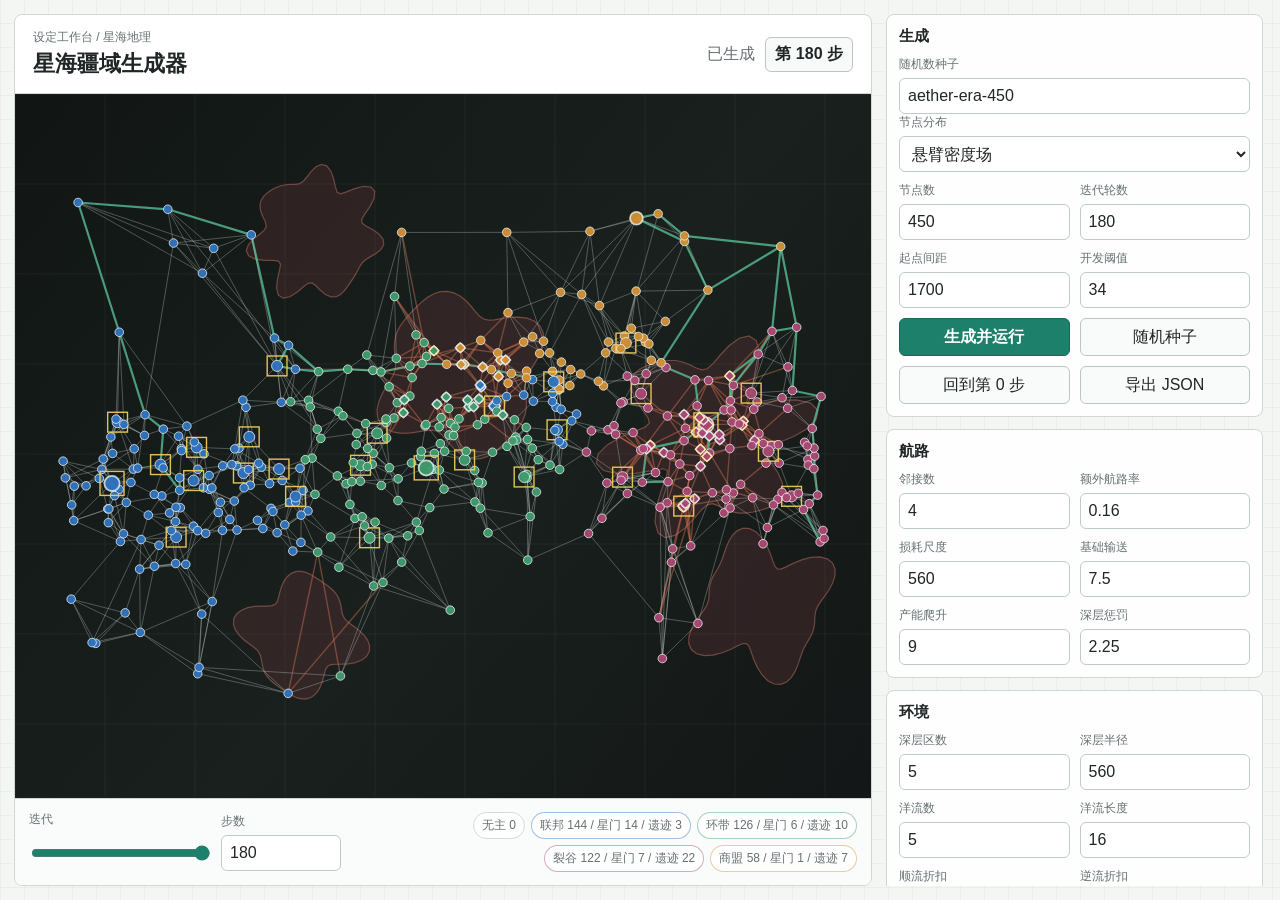
<file: 00_项目管理/设定工作台/星海疆域生成器/index.html>
<!doctype html>
<html lang="zh-CN">
  <head>
    <meta charset="UTF-8" />
    <meta name="viewport" content="width=device-width, initial-scale=1.0" />
    <title>星海疆域生成器</title>
    <link rel="stylesheet" href="styles.css" />
  </head>
  <body>
    <main class="app">
      <section class="map-shell" aria-label="星海疆域生成结果">
        <header class="topbar">
          <div>
            <p class="eyebrow">设定工作台 / 星海地理</p>
            <h1>星海疆域生成器</h1>
          </div>
          <div class="run-readout">
            <span id="statusText">待生成</span>
            <strong id="stepBadge">第 0 步</strong>
          </div>
        </header>

        <div class="canvas-wrap">
          <canvas id="mapCanvas" width="1200" height="760"></canvas>
          <div id="tooltip" class="tooltip" hidden></div>
        </div>

        <footer class="timeline">
          <label class="timeline-slider">
            <span>迭代</span>
            <input id="stepSlider" type="range" min="0" max="0" value="0" />
          </label>
          <label class="step-input">
            <span>步数</span>
            <input id="stepInput" type="number" min="0" max="0" value="0" />
          </label>
          <div id="summaryStats" class="summary-stats"></div>
        </footer>
      </section>

      <aside class="control-panel" aria-label="生成参数">
        <section class="panel">
          <h2>生成</h2>
          <label>
            <span>随机数种子</span>
            <input id="seed" type="text" value="aether-era-450" autocomplete="off" />
          </label>
          <label>
            <span>节点分布</span>
            <select id="distributionMode">
              <option value="density" selected>悬臂密度场</option>
              <option value="uniform">均匀随机</option>
            </select>
          </label>
          <div class="input-grid">
            <label>
              <span>节点数</span>
              <input id="nodeCount" type="number" min="80" max="900" step="10" value="450" />
            </label>
            <label>
              <span>迭代轮数</span>
              <input id="iterationCount" type="number" min="10" max="800" step="10" value="180" />
            </label>
            <label>
              <span>起点间距</span>
              <input id="startMinSeparation" type="number" min="300" max="3200" step="50" value="1700" />
            </label>
            <label>
              <span>开发阈值</span>
              <input id="claimThreshold" type="number" min="5" max="120" step="1" value="34" />
            </label>
          </div>
          <div class="button-row">
            <button id="runButton" type="button" class="primary">生成并运行</button>
            <button id="randomSeedButton" type="button">随机种子</button>
          </div>
          <div class="button-row">
            <button id="resetViewButton" type="button">回到第 0 步</button>
            <button id="exportButton" type="button">导出 JSON</button>
          </div>
        </section>

        <section class="panel">
          <h2>航路</h2>
          <div class="input-grid">
            <label>
              <span>邻接数</span>
              <input id="neighborCount" type="number" min="2" max="10" step="1" value="4" />
            </label>
            <label>
              <span>额外航路率</span>
              <input id="extraRouteChance" type="number" min="0" max="0.8" step="0.01" value="0.16" />
            </label>
            <label>
              <span>损耗尺度</span>
              <input id="lossScale" type="number" min="120" max="1600" step="10" value="560" />
            </label>
            <label>
              <span>基础输送</span>
              <input id="baseTransfer" type="number" min="1" max="30" step="0.5" value="7.5" />
            </label>
            <label>
              <span>产能爬升</span>
              <input id="rampSteps" type="number" min="1" max="50" step="1" value="9" />
            </label>
            <label>
              <span>深层惩罚</span>
              <input id="deepPenalty" type="number" min="1" max="5" step="0.05" value="2.25" />
            </label>
          </div>
        </section>

        <section class="panel">
          <h2>环境</h2>
          <div class="input-grid">
            <label>
              <span>深层区数</span>
              <input id="deepZoneCount" type="number" min="0" max="16" step="1" value="5" />
            </label>
            <label>
              <span>深层半径</span>
              <input id="deepZoneRadius" type="number" min="160" max="1100" step="20" value="560" />
            </label>
            <label>
              <span>洋流数</span>
              <input id="currentCount" type="number" min="0" max="12" step="1" value="5" />
            </label>
            <label>
              <span>洋流长度</span>
              <input id="currentLength" type="number" min="4" max="40" step="1" value="16" />
            </label>
            <label>
              <span>顺流折扣</span>
              <input id="currentDiscount" type="number" min="0.25" max="1" step="0.01" value="0.56" />
            </label>
            <label>
              <span>逆流折扣</span>
              <input id="currentReverseDiscount" type="number" min="0.35" max="1.2" step="0.01" value="0.86" />
            </label>
          </div>
        </section>

        <section class="panel">
          <h2>星门与遗迹</h2>
          <div class="input-grid">
            <label>
              <span>星门数</span>
              <input id="stargateCount" type="number" min="0" max="80" step="1" value="28" />
            </label>
            <label>
              <span>星门成本</span>
              <input id="stargateCost" type="number" min="60" max="900" step="10" value="300" />
            </label>
            <label>
              <span>星门吞吐</span>
              <input id="stargateThroughput" type="number" min="0.02" max="1.2" step="0.02" value="0.24" />
            </label>
            <label>
              <span>遗迹数</span>
              <input id="relicCount" type="number" min="0" max="140" step="1" value="42" />
            </label>
            <label>
              <span>遗迹收益上限</span>
              <input id="relicMaxBoost" type="number" min="0" max="0.5" step="0.01" value="0.16" />
            </label>
            <label>
              <span>收益递减尺度</span>
              <input id="relicScale" type="number" min="2" max="40" step="1" value="13" />
            </label>
          </div>
        </section>

        <section class="panel">
          <h2>文明参数</h2>
          <div class="civilization-params">
            <fieldset class="civ-card federation">
              <legend>星海联邦</legend>
              <div class="input-grid">
                <label>
                  <span>基础输出</span>
                  <input id="civ_federation_output" type="number" min="0.2" max="2.5" step="0.01" value="1.04" />
                </label>
                <label>
                  <span>深层成本</span>
                  <input id="civ_federation_deepCost" type="number" min="0.2" max="2.5" step="0.01" value="1.00" />
                </label>
                <label>
                  <span>星门成本</span>
                  <input id="civ_federation_gateCost" type="number" min="0.2" max="2.5" step="0.01" value="0.96" />
                </label>
                <label>
                  <span>遗迹权重</span>
                  <input id="civ_federation_relicWeight" type="number" min="0" max="3" step="0.01" value="0.90" />
                </label>
              </div>
            </fieldset>

            <fieldset class="civ-card ring">
              <legend>永恒环带</legend>
              <div class="input-grid">
                <label>
                  <span>基础输出</span>
                  <input id="civ_ring_output" type="number" min="0.2" max="2.5" step="0.01" value="0.92" />
                </label>
                <label>
                  <span>深层成本</span>
                  <input id="civ_ring_deepCost" type="number" min="0.2" max="2.5" step="0.01" value="1.28" />
                </label>
                <label>
                  <span>星门成本</span>
                  <input id="civ_ring_gateCost" type="number" min="0.2" max="2.5" step="0.01" value="1.04" />
                </label>
                <label>
                  <span>遗迹权重</span>
                  <input id="civ_ring_relicWeight" type="number" min="0" max="3" step="0.01" value="0.72" />
                </label>
              </div>
            </fieldset>

            <fieldset class="civ-card abyss">
              <legend>深渊裂谷</legend>
              <div class="input-grid">
                <label>
                  <span>基础输出</span>
                  <input id="civ_abyss_output" type="number" min="0.2" max="2.5" step="0.01" value="0.98" />
                </label>
                <label>
                  <span>深层成本</span>
                  <input id="civ_abyss_deepCost" type="number" min="0.2" max="2.5" step="0.01" value="0.72" />
                </label>
                <label>
                  <span>星门成本</span>
                  <input id="civ_abyss_gateCost" type="number" min="0.2" max="2.5" step="0.01" value="1.02" />
                </label>
                <label>
                  <span>遗迹权重</span>
                  <input id="civ_abyss_relicWeight" type="number" min="0" max="3" step="0.01" value="1.28" />
                </label>
              </div>
            </fieldset>

            <fieldset class="civ-card compact">
              <legend>商盟</legend>
              <div class="input-grid">
                <label>
                  <span>基础输出</span>
                  <input id="civ_compact_output" type="number" min="0.2" max="2.5" step="0.01" value="1.10" />
                </label>
                <label>
                  <span>深层成本</span>
                  <input id="civ_compact_deepCost" type="number" min="0.2" max="2.5" step="0.01" value="1.06" />
                </label>
                <label>
                  <span>星门成本</span>
                  <input id="civ_compact_gateCost" type="number" min="0.2" max="2.5" step="0.01" value="0.82" />
                </label>
                <label>
                  <span>遗迹权重</span>
                  <input id="civ_compact_relicWeight" type="number" min="0" max="3" step="0.01" value="1.00" />
                </label>
              </div>
            </fieldset>
          </div>
        </section>

        <section class="panel legend-panel">
          <h2>图例</h2>
          <div class="legend-grid">
            <span><i class="swatch federation"></i>星海联邦</span>
            <span><i class="swatch ring"></i>永恒环带</span>
            <span><i class="swatch abyss"></i>深渊裂谷</span>
            <span><i class="swatch compact"></i>商盟</span>
            <span><i class="line current"></i>以太洋流</span>
            <span><i class="line deep"></i>深层航路</span>
            <span><i class="marker gate"></i>星门</span>
            <span><i class="marker relic"></i>遗迹</span>
          </div>
        </section>
      </aside>
    </main>

    <script src="src/simulator.js"></script>
  </body>
</html>
</file>
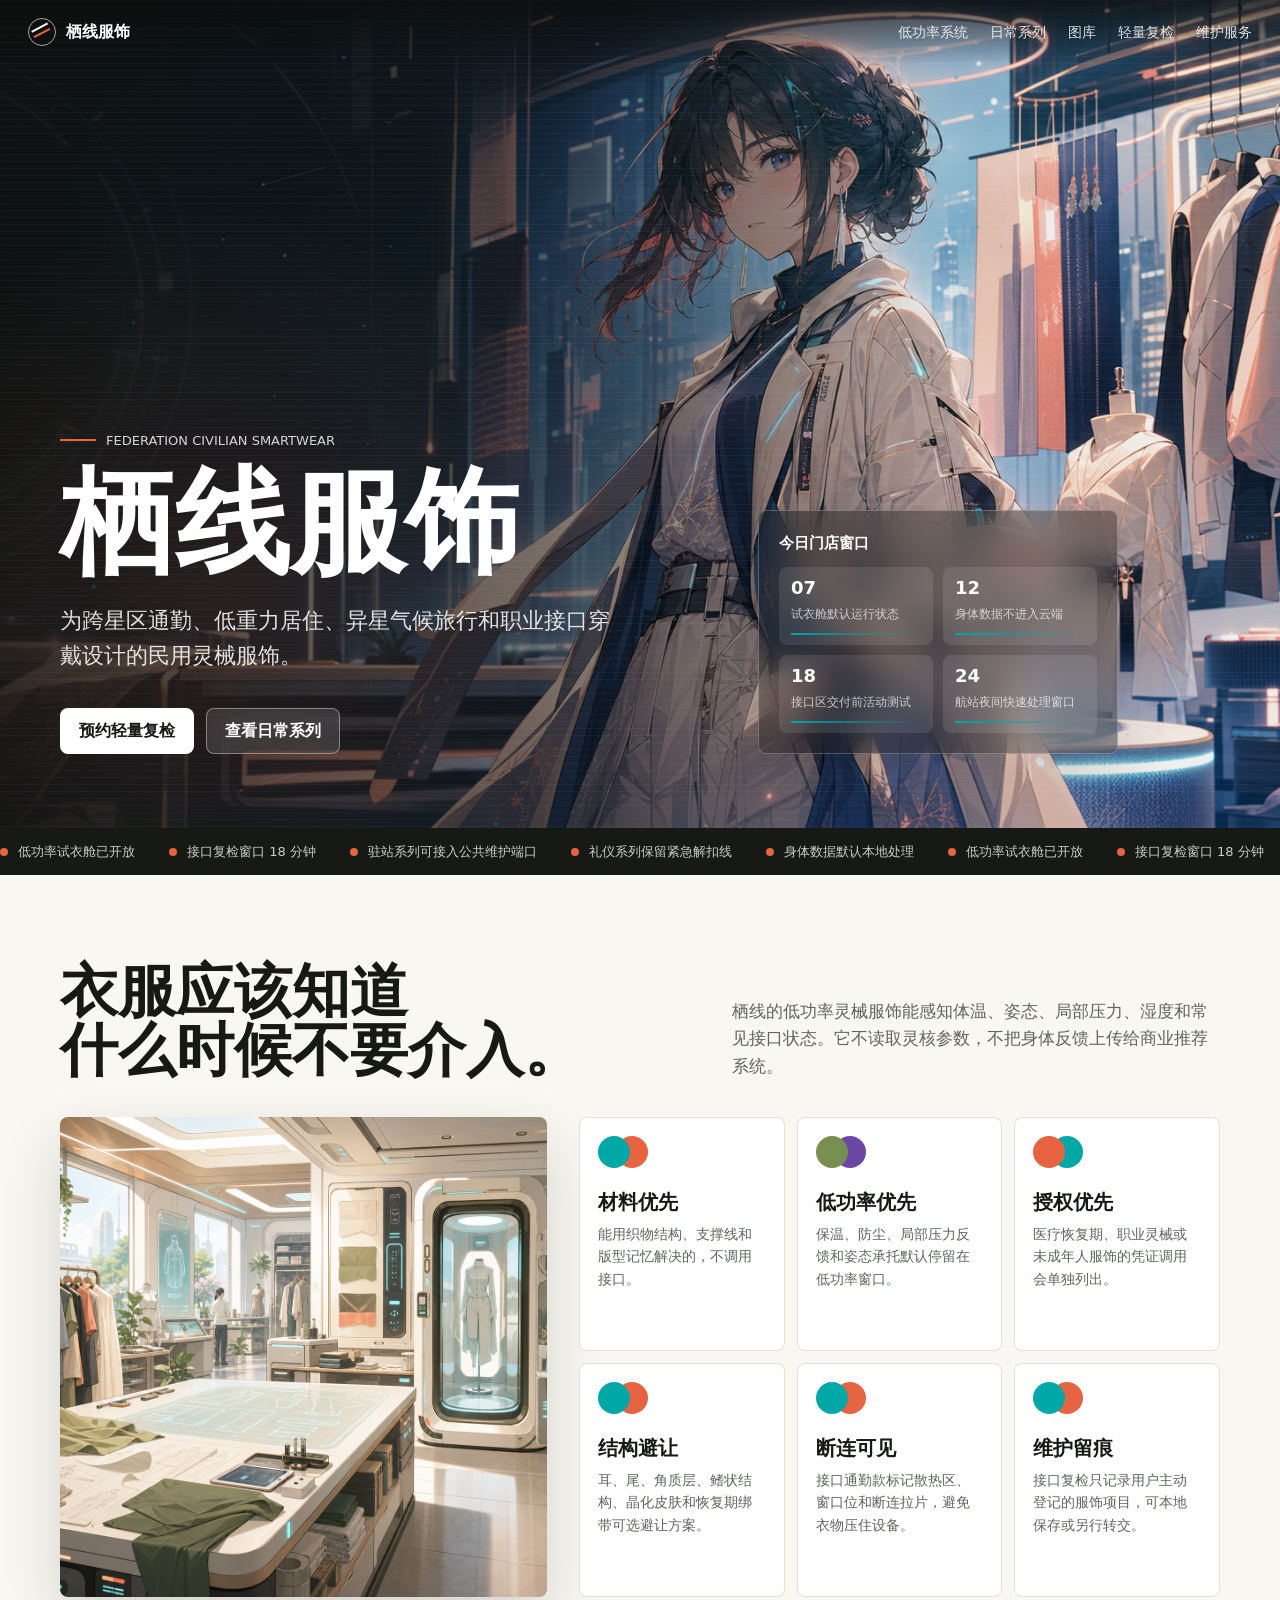
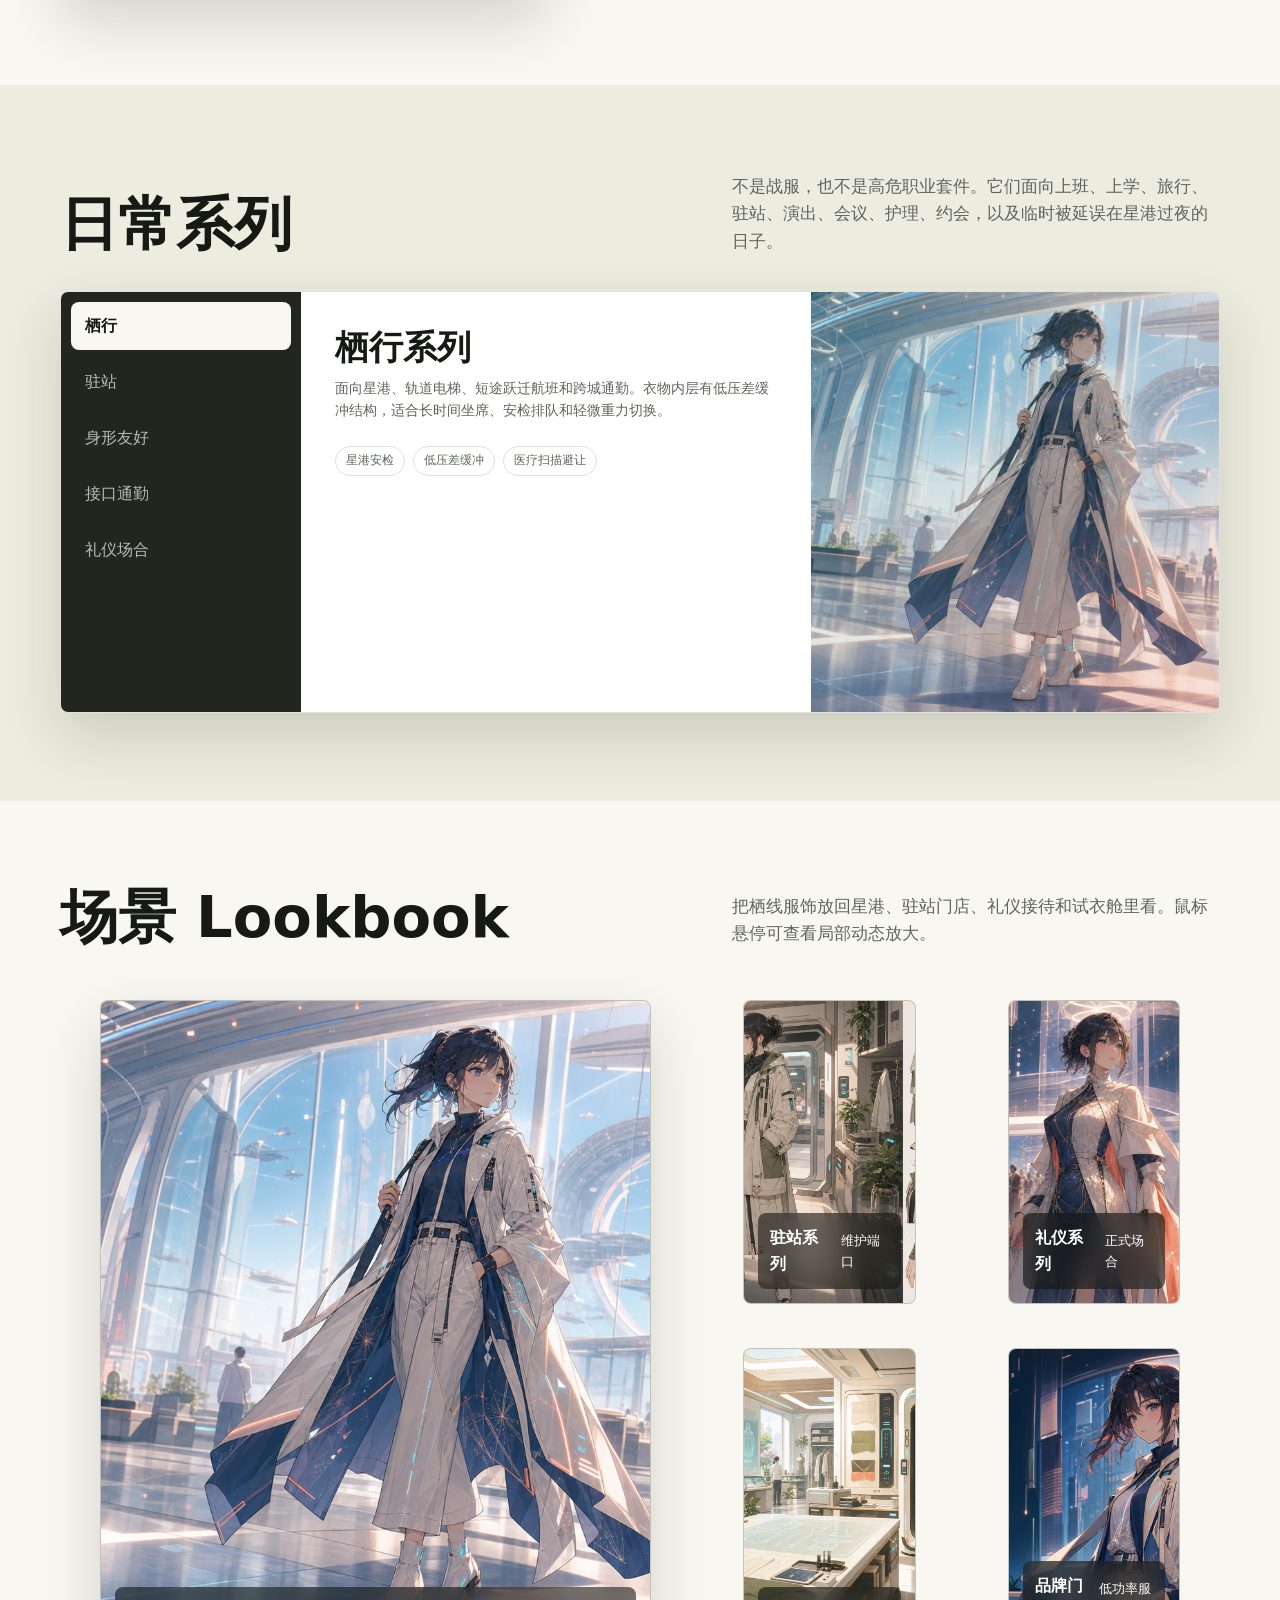
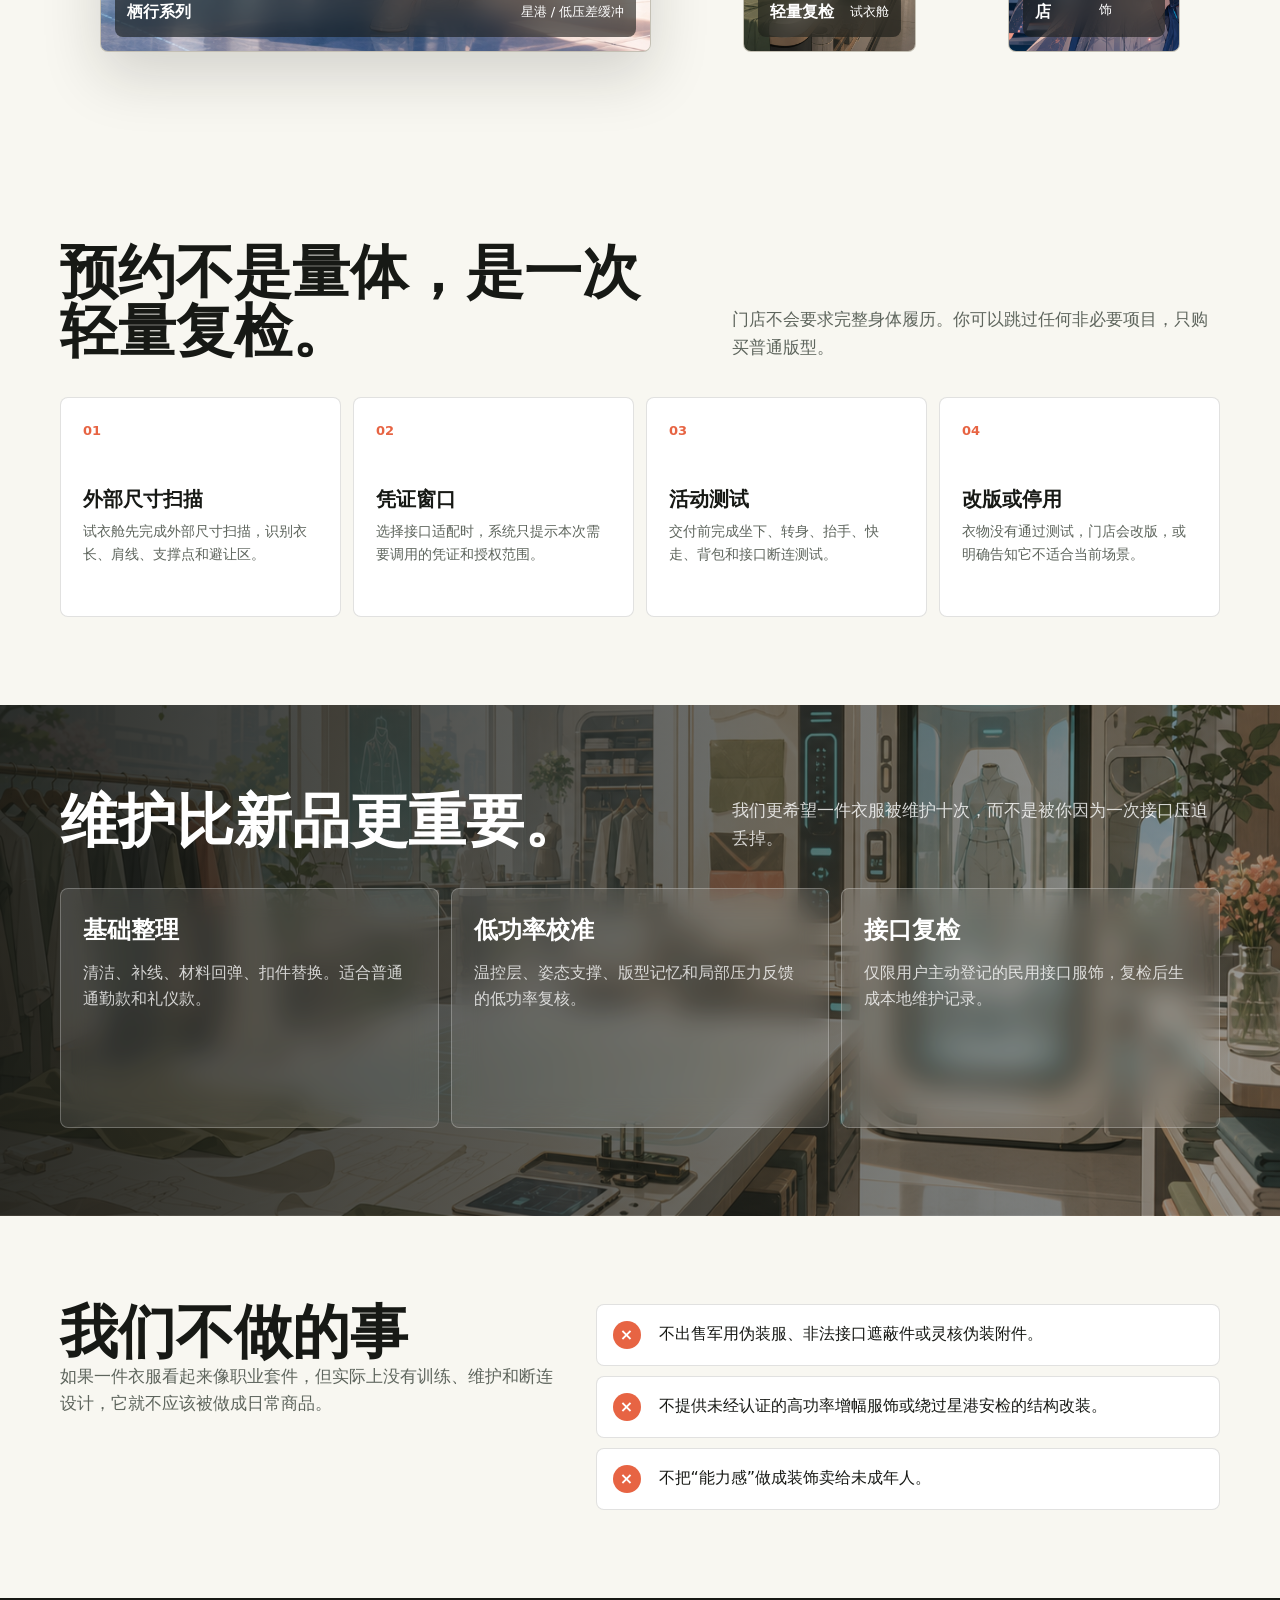
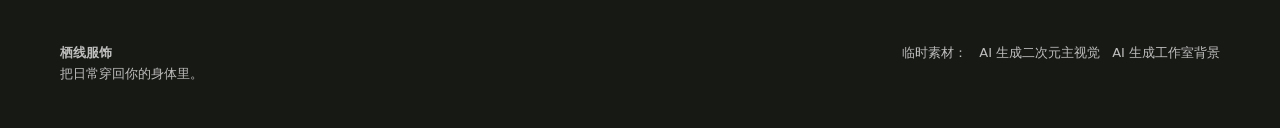
<file: 20_展示发布层/10_设定/组织/栖线服饰官网.html>
<!doctype html>
<html lang="zh-CN">
<head>
  <meta charset="utf-8">
  <meta name="viewport" content="width=device-width, initial-scale=1">
  <title>栖线服饰 | 民用灵械服饰</title>
  <meta name="description" content="栖线服饰是一家星海联邦民用灵械服饰公司，为跨星区通勤、低重力居住、异星气候旅行和职业接口穿戴设计衣物。">
  <style>
    :root {
      --ink: #171915;
      --muted: #5e655d;
      --paper: #f8f7f1;
      --panel: #ffffff;
      --line: rgba(23, 25, 21, 0.13);
      --cyan: #00a7a7;
      --coral: #e76443;
      --moss: #788f52;
      --violet: #6c48a5;
      --shadow: 0 24px 60px rgba(23, 25, 21, 0.16);
      --radius: 8px;
    }

    * {
      box-sizing: border-box;
    }

    html {
      scroll-behavior: smooth;
    }

    body {
      margin: 0;
      background: var(--paper);
      color: var(--ink);
      font-family: "Microsoft YaHei", "Noto Sans SC", system-ui, sans-serif;
      line-height: 1.62;
    }

    a {
      color: inherit;
      text-decoration: none;
    }

    img {
      display: block;
      max-width: 100%;
    }

    .topbar {
      position: fixed;
      inset: 0 0 auto;
      z-index: 20;
      display: flex;
      align-items: center;
      justify-content: space-between;
      min-height: 64px;
      padding: 0 28px;
      color: #fff;
      background: linear-gradient(180deg, rgba(12, 14, 12, 0.72), rgba(12, 14, 12, 0));
    }

    .brand {
      display: flex;
      align-items: center;
      gap: 10px;
      font-weight: 700;
      letter-spacing: 0;
      white-space: nowrap;
    }

    .brand-mark {
      width: 28px;
      height: 28px;
      border: 1px solid rgba(255, 255, 255, 0.62);
      border-radius: 50%;
      position: relative;
    }

    .brand-mark::before,
    .brand-mark::after {
      content: "";
      position: absolute;
      inset: 7px 4px;
      border-top: 2px solid #fff;
      transform: rotate(-28deg);
    }

    .brand-mark::after {
      inset: 13px 4px;
      border-color: var(--coral);
      transform: rotate(-28deg);
    }

    nav {
      display: flex;
      gap: 22px;
      font-size: 14px;
      color: rgba(255, 255, 255, 0.86);
    }

    .hero {
      min-height: 92vh;
      position: relative;
      display: flex;
      align-items: flex-end;
      overflow: hidden;
      background-image:
        linear-gradient(90deg, rgba(15, 16, 13, 0.9), rgba(15, 16, 13, 0.58) 42%, rgba(15, 16, 13, 0.06) 74%),
        url("assets/栖线服饰/qixian-hero-anime.png");
      background-size: cover;
      background-position: 62% 50%;
      color: #fff;
    }

    .hero::before {
      content: "";
      position: absolute;
      inset: 0;
      z-index: 1;
      pointer-events: none;
      background:
        repeating-linear-gradient(180deg, rgba(255, 255, 255, 0.05) 0 1px, transparent 1px 7px),
        radial-gradient(circle at 72% 18%, rgba(0, 167, 167, 0.22), transparent 28%),
        radial-gradient(circle at 18% 72%, rgba(231, 100, 67, 0.2), transparent 32%);
      mix-blend-mode: screen;
      opacity: 0.58;
      animation: scanDrift 8s linear infinite;
    }

    #aetherCanvas {
      position: absolute;
      inset: 0;
      z-index: 1;
      width: 100%;
      height: 100%;
      pointer-events: none;
      opacity: 0.62;
    }

    .hero-inner {
      position: relative;
      z-index: 2;
      width: min(1160px, calc(100% - 44px));
      margin: 0 auto;
      padding: 112px 0 74px;
      display: grid;
      grid-template-columns: minmax(0, 650px) minmax(240px, 360px);
      gap: 48px;
      align-items: end;
    }

    .kicker {
      display: inline-flex;
      align-items: center;
      gap: 10px;
      margin-bottom: 18px;
      font-size: 13px;
      color: rgba(255, 255, 255, 0.82);
      text-transform: uppercase;
    }

    .kicker::before {
      content: "";
      width: 36px;
      height: 2px;
      background: var(--coral);
    }

    h1 {
      max-width: 11ch;
      margin: 0;
      font-size: clamp(56px, 9vw, 118px);
      line-height: 0.92;
      letter-spacing: 0;
    }

    .hero-copy {
      max-width: 560px;
      margin: 28px 0 0;
      font-size: clamp(18px, 2vw, 22px);
      color: rgba(255, 255, 255, 0.86);
    }

    .hero-actions {
      display: flex;
      flex-wrap: wrap;
      gap: 12px;
      margin-top: 34px;
    }

    .button {
      display: inline-flex;
      align-items: center;
      justify-content: center;
      min-height: 46px;
      padding: 0 18px;
      border-radius: var(--radius);
      border: 1px solid rgba(255, 255, 255, 0.38);
      font-weight: 700;
      background: rgba(255, 255, 255, 0.12);
      backdrop-filter: blur(12px);
    }

    .button.primary {
      border-color: transparent;
      background: #fff;
      color: var(--ink);
    }

    .hero-panel {
      border: 1px solid rgba(255, 255, 255, 0.24);
      border-radius: var(--radius);
      background: rgba(18, 18, 16, 0.36);
      backdrop-filter: blur(18px);
      padding: 20px;
      box-shadow: var(--shadow);
      animation: panelFloat 6s ease-in-out infinite;
    }

    .hero-panel strong {
      display: block;
      font-size: 15px;
      margin-bottom: 12px;
      color: #fff;
    }

    .signal-grid {
      display: grid;
      grid-template-columns: repeat(2, 1fr);
      gap: 10px;
    }

    .signal {
      padding: 12px;
      border-radius: var(--radius);
      background: rgba(255, 255, 255, 0.1);
      min-height: 78px;
      position: relative;
      overflow: hidden;
    }

    .signal::after {
      content: "";
      position: absolute;
      inset: auto 12px 10px;
      height: 2px;
      background: linear-gradient(90deg, var(--cyan), transparent);
      transform-origin: left;
      animation: meter 3.8s ease-in-out infinite;
    }

    .signal b {
      display: block;
      font-size: 18px;
      line-height: 1;
      color: #fff;
    }

    .signal span {
      display: block;
      margin-top: 8px;
      color: rgba(255, 255, 255, 0.72);
      font-size: 12px;
    }

    .ticker {
      overflow: hidden;
      border-block: 1px solid var(--line);
      background: #171915;
      color: rgba(255, 255, 255, 0.78);
    }

    .ticker-track {
      display: flex;
      width: max-content;
      gap: 34px;
      padding: 12px 0;
      white-space: nowrap;
      animation: tickerMove 34s linear infinite;
    }

    .ticker span {
      display: inline-flex;
      align-items: center;
      gap: 10px;
      font-size: 13px;
    }

    .ticker span::before {
      content: "";
      width: 8px;
      height: 8px;
      border-radius: 50%;
      background: var(--coral);
    }

    .section {
      padding: 88px 0;
    }

    .section.alt {
      background: #ededdf;
    }

    .wrap {
      width: min(1160px, calc(100% - 44px));
      margin: 0 auto;
    }

    .section-head {
      display: grid;
      grid-template-columns: minmax(0, 0.9fr) minmax(260px, 0.7fr);
      gap: 44px;
      align-items: end;
      margin-bottom: 36px;
    }

    h2 {
      margin: 0;
      font-size: clamp(34px, 4.5vw, 62px);
      line-height: 1.02;
      letter-spacing: 0;
    }

    .line {
      display: block;
    }

    .lead {
      margin: 0;
      color: var(--muted);
      font-size: 17px;
    }

    .split {
      display: grid;
      grid-template-columns: minmax(260px, 0.95fr) minmax(0, 1.25fr);
      gap: 32px;
      align-items: stretch;
    }

    .image-block {
      min-height: 480px;
      border-radius: var(--radius);
      overflow: hidden;
      box-shadow: var(--shadow);
      background: #d9d7ce;
    }

    .image-block img {
      width: 100%;
      height: 100%;
      object-fit: cover;
    }

    .principles {
      display: grid;
      grid-template-columns: repeat(3, 1fr);
      gap: 12px;
    }

    .principle {
      min-height: 154px;
      padding: 18px;
      border-radius: var(--radius);
      background: var(--panel);
      border: 1px solid var(--line);
    }

    .principle i {
      display: block;
      width: 32px;
      height: 32px;
      margin-bottom: 22px;
      border-radius: 50%;
      background: var(--cyan);
      box-shadow: 18px 0 0 var(--coral);
    }

    .principle:nth-child(2) i {
      background: var(--moss);
      box-shadow: 18px 0 0 var(--violet);
    }

    .principle:nth-child(3) i {
      background: var(--coral);
      box-shadow: 18px 0 0 var(--cyan);
    }

    .principle h3,
    .series-card h3,
    .step h3 {
      margin: 0 0 8px;
      font-size: 20px;
      line-height: 1.25;
    }

    .principle p,
    .series-card p,
    .step p {
      margin: 0;
      color: var(--muted);
      font-size: 14px;
    }

    .series-board {
      display: grid;
      grid-template-columns: 240px minmax(0, 1fr);
      border: 1px solid var(--line);
      border-radius: var(--radius);
      overflow: hidden;
      background: var(--panel);
      box-shadow: var(--shadow);
    }

    .series-tabs {
      display: flex;
      flex-direction: column;
      background: #23251f;
      padding: 10px;
      gap: 8px;
    }

    .series-tabs button {
      min-height: 48px;
      border: 0;
      border-radius: var(--radius);
      background: transparent;
      color: rgba(255, 255, 255, 0.68);
      font: inherit;
      text-align: left;
      padding: 0 14px;
      cursor: pointer;
    }

    .series-tabs button[aria-selected="true"] {
      background: #f8f7f1;
      color: var(--ink);
      font-weight: 700;
    }

    .series-content {
      display: grid;
      grid-template-columns: minmax(0, 1fr) minmax(260px, 0.8fr);
      min-height: 420px;
    }

    .series-card {
      padding: 34px;
    }

    .series-card h3 {
      font-size: 34px;
    }

    .chips {
      display: flex;
      flex-wrap: wrap;
      gap: 8px;
      margin-top: 24px;
    }

    .chip {
      display: inline-flex;
      align-items: center;
      min-height: 30px;
      padding: 0 10px;
      border-radius: 999px;
      border: 1px solid var(--line);
      color: var(--muted);
      font-size: 12px;
    }

    .series-visual {
      position: relative;
      overflow: hidden;
      min-height: 100%;
      background:
        linear-gradient(135deg, rgba(0, 167, 167, 0.18), rgba(231, 100, 67, 0.18)),
        var(--series-img, url("assets/栖线服饰/qixian-travel-terminal.png"));
      background-size: cover;
      background-position: center;
      transition: background-image 0.28s ease, background-position 0.28s ease;
    }

    .lookbook {
      display: grid;
      grid-template-columns: 1.1fr 0.9fr;
      gap: 12px;
      min-height: 620px;
    }

    .lookbook-main,
    .lookbook-card {
      position: relative;
      overflow: hidden;
      border-radius: var(--radius);
      background: #ddd9cc;
      border: 1px solid var(--line);
    }

    .lookbook-main img,
    .lookbook-card img {
      width: 100%;
      height: 100%;
      object-fit: cover;
      transition: transform 0.7s ease, filter 0.7s ease;
    }

    .lookbook-main:hover img,
    .lookbook-card:hover img {
      transform: scale(1.045);
      filter: saturate(1.08);
    }

    .lookbook-main {
      min-height: 620px;
      box-shadow: var(--shadow);
    }

    .lookbook-side {
      display: grid;
      grid-template-columns: 1fr 1fr;
      gap: 12px;
    }

    .lookbook-card {
      min-height: 304px;
    }

    .lookbook-label {
      position: absolute;
      inset: auto 14px 14px;
      z-index: 2;
      display: flex;
      justify-content: space-between;
      align-items: center;
      gap: 12px;
      padding: 12px;
      border-radius: var(--radius);
      color: #fff;
      background: rgba(17, 19, 16, 0.58);
      backdrop-filter: blur(12px);
      font-size: 13px;
    }

    .lookbook-label b {
      font-size: 16px;
    }

    .reveal {
      opacity: 0;
      transform: translateY(24px);
      transition: opacity 0.7s ease, transform 0.7s ease;
    }

    .reveal.is-visible {
      opacity: 1;
      transform: translateY(0);
    }

    .steps {
      display: grid;
      grid-template-columns: repeat(4, 1fr);
      gap: 12px;
    }

    .step {
      min-height: 220px;
      padding: 22px;
      border-radius: var(--radius);
      background: var(--panel);
      border: 1px solid var(--line);
    }

    .step .num {
      display: block;
      margin-bottom: 46px;
      font-size: 13px;
      color: var(--coral);
      font-weight: 700;
    }

    .service-band {
      color: #fff;
      background:
        linear-gradient(90deg, rgba(18, 20, 16, 0.88), rgba(18, 20, 16, 0.42)),
        url("assets/栖线服饰/qixian-atelier-anime.png");
      background-size: cover;
      background-position: center;
    }

    .service-band .lead {
      color: rgba(255, 255, 255, 0.8);
    }

    .service-grid {
      display: grid;
      grid-template-columns: repeat(3, 1fr);
      gap: 12px;
      margin-top: 34px;
    }

    .service {
      min-height: 240px;
      padding: 22px;
      border-radius: var(--radius);
      border: 1px solid rgba(255, 255, 255, 0.26);
      background: rgba(255, 255, 255, 0.1);
      backdrop-filter: blur(14px);
    }

    .service h3 {
      margin: 0 0 10px;
      font-size: 24px;
    }

    .service p {
      margin: 0;
      color: rgba(255, 255, 255, 0.78);
    }

    .limits {
      display: grid;
      grid-template-columns: minmax(0, 0.8fr) minmax(0, 1fr);
      gap: 36px;
      align-items: start;
    }

    .no-list {
      display: grid;
      gap: 10px;
      margin: 0;
      padding: 0;
      list-style: none;
    }

    .no-list li {
      display: grid;
      grid-template-columns: 34px minmax(0, 1fr);
      gap: 12px;
      align-items: start;
      padding: 16px;
      background: var(--panel);
      border: 1px solid var(--line);
      border-radius: var(--radius);
    }

    .no-list span {
      width: 28px;
      height: 28px;
      border-radius: 50%;
      color: #fff;
      background: var(--coral);
      display: inline-flex;
      align-items: center;
      justify-content: center;
      font-weight: 700;
      line-height: 1;
    }

    .footer {
      padding: 44px 0;
      background: #171915;
      color: rgba(255, 255, 255, 0.72);
      font-size: 13px;
    }

    .footer .wrap {
      display: flex;
      justify-content: space-between;
      gap: 28px;
      align-items: start;
    }

    .sources {
      display: flex;
      flex-wrap: wrap;
      gap: 12px;
      justify-content: flex-end;
    }

    .sources a {
      text-decoration: underline;
      text-underline-offset: 3px;
    }

    @keyframes scanDrift {
      from { background-position: 0 0, 0 0, 0 0; }
      to { background-position: 0 42px, 18px 0, -18px 0; }
    }

    @keyframes panelFloat {
      0%, 100% { transform: translateY(0); }
      50% { transform: translateY(-8px); }
    }

    @keyframes meter {
      0%, 100% { transform: scaleX(0.28); opacity: 0.45; }
      50% { transform: scaleX(1); opacity: 1; }
    }

    @keyframes tickerMove {
      from { transform: translateX(0); }
      to { transform: translateX(-50%); }
    }

    @media (max-width: 920px) {
      .topbar {
        padding: 0 18px;
      }

      nav {
        display: none;
      }

      .hero-inner,
      .section-head,
      .split,
      .limits {
        grid-template-columns: 1fr;
      }

      .hero-inner {
        padding-top: 96px;
      }

      .hero-panel {
        max-width: 520px;
      }

      .principles,
      .steps,
      .service-grid,
      .lookbook,
      .lookbook-side {
        grid-template-columns: 1fr;
      }

      .series-board,
      .series-content {
        grid-template-columns: 1fr;
      }

      .series-tabs {
        flex-direction: row;
        overflow-x: auto;
      }

      .series-tabs button {
        min-width: 118px;
        text-align: center;
      }

      .series-visual {
        min-height: 280px;
      }

      .lookbook,
      .lookbook-main,
      .lookbook-card {
        min-height: 320px;
      }

      .image-block {
        min-height: 340px;
      }

      .footer .wrap {
        display: block;
      }

      .sources {
        justify-content: flex-start;
        margin-top: 14px;
      }
    }

    @media (max-width: 560px) {
      .hero {
        min-height: 88vh;
        background-position: 68% 50%;
      }

      .hero-inner,
      .wrap {
        width: min(100% - 28px, 1160px);
      }

      .signal-grid {
        grid-template-columns: 1fr;
      }

      .section {
        padding: 64px 0;
      }

      h2 {
        font-size: 30px;
        line-height: 1.14;
      }

      .series-card {
        padding: 24px;
      }

      .series-card h3 {
        font-size: 28px;
      }
    }
  </style>
</head>
<body>
  <header class="topbar">
    <a class="brand" href="#top" aria-label="栖线服饰首页">
      <span class="brand-mark" aria-hidden="true"></span>
      <span>栖线服饰</span>
    </a>
    <nav aria-label="页面导航">
      <a href="#system">低功率系统</a>
      <a href="#series">日常系列</a>
      <a href="#lookbook">图库</a>
      <a href="#fit">轻量复检</a>
      <a href="#service">维护服务</a>
    </nav>
  </header>

  <main id="top">
    <section class="hero" aria-label="栖线服饰品牌首页">
      <canvas id="aetherCanvas" aria-hidden="true"></canvas>
      <div class="hero-inner">
        <div>
          <span class="kicker">Federation civilian smartwear</span>
          <h1>栖线服饰</h1>
          <p class="hero-copy">为跨星区通勤、低重力居住、异星气候旅行和职业接口穿戴设计的民用灵械服饰。</p>
          <div class="hero-actions">
            <a class="button primary" href="#fit">预约轻量复检</a>
            <a class="button" href="#series">查看日常系列</a>
          </div>
        </div>
        <aside class="hero-panel" aria-label="门店运行状态">
          <strong>今日门店窗口</strong>
          <div class="signal-grid">
            <div class="signal">
              <b data-count="07">00</b>
              <span>试衣舱默认运行状态</span>
            </div>
            <div class="signal">
              <b data-count="12">00</b>
              <span>身体数据不进入云端</span>
            </div>
            <div class="signal">
              <b data-count="18">00</b>
              <span>接口区交付前活动测试</span>
            </div>
            <div class="signal">
              <b data-count="24">00</b>
              <span>航站夜间快速处理窗口</span>
            </div>
          </div>
        </aside>
      </div>
    </section>

    <section class="ticker" aria-label="门店提示">
      <div class="ticker-track">
        <span>低功率试衣舱已开放</span>
        <span>接口复检窗口 18 分钟</span>
        <span>驻站系列可接入公共维护端口</span>
        <span>礼仪系列保留紧急解扣线</span>
        <span>身体数据默认本地处理</span>
        <span>低功率试衣舱已开放</span>
        <span>接口复检窗口 18 分钟</span>
        <span>驻站系列可接入公共维护端口</span>
        <span>礼仪系列保留紧急解扣线</span>
        <span>身体数据默认本地处理</span>
      </div>
    </section>

    <section class="section reveal" id="system">
      <div class="wrap">
        <div class="section-head">
          <h2><span class="line">衣服应该知道</span><span class="line">什么时候不要介入。</span></h2>
          <p class="lead">栖线的低功率灵械服饰能感知体温、姿态、局部压力、湿度和常见接口状态。它不读取灵核参数，不把身体反馈上传给商业推荐系统。</p>
        </div>
        <div class="split">
          <div class="image-block">
            <img src="assets/栖线服饰/qixian-atelier-anime.png" alt="二次元风格的未来服装工作室、纸样台和试衣舱">
          </div>
          <div class="principles">
            <article class="principle reveal">
              <i aria-hidden="true"></i>
              <h3>材料优先</h3>
              <p>能用织物结构、支撑线和版型记忆解决的，不调用接口。</p>
            </article>
            <article class="principle reveal">
              <i aria-hidden="true"></i>
              <h3>低功率优先</h3>
              <p>保温、防尘、局部压力反馈和姿态承托默认停留在低功率窗口。</p>
            </article>
            <article class="principle reveal">
              <i aria-hidden="true"></i>
              <h3>授权优先</h3>
              <p>医疗恢复期、职业灵械或未成年人服饰的凭证调用会单独列出。</p>
            </article>
            <article class="principle reveal">
              <i aria-hidden="true"></i>
              <h3>结构避让</h3>
              <p>耳、尾、角质层、鳍状结构、晶化皮肤和恢复期绑带可选避让方案。</p>
            </article>
            <article class="principle reveal">
              <i aria-hidden="true"></i>
              <h3>断连可见</h3>
              <p>接口通勤款标记散热区、窗口位和断连拉片，避免衣物压住设备。</p>
            </article>
            <article class="principle reveal">
              <i aria-hidden="true"></i>
              <h3>维护留痕</h3>
              <p>接口复检只记录用户主动登记的服饰项目，可本地保存或另行转交。</p>
            </article>
          </div>
        </div>
      </div>
    </section>

    <section class="section alt reveal" id="series">
      <div class="wrap">
        <div class="section-head">
          <h2>日常系列</h2>
          <p class="lead">不是战服，也不是高危职业套件。它们面向上班、上学、旅行、驻站、演出、会议、护理、约会，以及临时被延误在星港过夜的日子。</p>
        </div>
        <div class="series-board">
          <div class="series-tabs" role="tablist" aria-label="产品系列">
            <button type="button" role="tab" aria-selected="true" data-series="travel">栖行</button>
            <button type="button" role="tab" aria-selected="false" data-series="station">驻站</button>
            <button type="button" role="tab" aria-selected="false" data-series="body">身形友好</button>
            <button type="button" role="tab" aria-selected="false" data-series="interface">接口通勤</button>
            <button type="button" role="tab" aria-selected="false" data-series="formal">礼仪场合</button>
          </div>
          <div class="series-content">
            <article class="series-card" id="seriesCopy">
              <h3>栖行系列</h3>
              <p>面向星港、轨道电梯、短途跃迁航班和跨城通勤。衣物内层有低压差缓冲结构，适合长时间坐席、安检排队和轻微重力切换。</p>
              <div class="chips">
                <span class="chip">星港安检</span>
                <span class="chip">低压差缓冲</span>
                <span class="chip">医疗扫描避让</span>
              </div>
            </article>
            <div class="series-visual" aria-hidden="true"></div>
          </div>
        </div>
      </div>
    </section>

    <section class="section reveal" id="lookbook">
      <div class="wrap">
        <div class="section-head">
          <h2>场景 Lookbook</h2>
          <p class="lead">把栖线服饰放回星港、驻站门店、礼仪接待和试衣舱里看。鼠标悬停可查看局部动态放大。</p>
        </div>
        <div class="lookbook">
          <figure class="lookbook-main reveal">
            <img src="assets/栖线服饰/qixian-travel-terminal.png" alt="二次元风格的星港通勤智能服饰主视觉">
            <figcaption class="lookbook-label"><b>栖行系列</b><span>星港 / 低压差缓冲</span></figcaption>
          </figure>
          <div class="lookbook-side">
            <figure class="lookbook-card reveal">
              <img src="assets/栖线服饰/qixian-lookbook-station.png" alt="二次元风格的驻站系列服装设定板">
              <figcaption class="lookbook-label"><b>驻站系列</b><span>维护端口</span></figcaption>
            </figure>
            <figure class="lookbook-card reveal">
              <img src="assets/栖线服饰/qixian-formal-reception.png" alt="二次元风格的礼仪系列接待场景">
              <figcaption class="lookbook-label"><b>礼仪系列</b><span>正式场合</span></figcaption>
            </figure>
            <figure class="lookbook-card reveal">
              <img src="assets/栖线服饰/qixian-atelier-anime.png" alt="二次元风格的未来服装工作室">
              <figcaption class="lookbook-label"><b>轻量复检</b><span>试衣舱</span></figcaption>
            </figure>
            <figure class="lookbook-card reveal">
              <img src="assets/栖线服饰/qixian-hero-anime.png" alt="二次元风格的栖线服饰品牌店面主视觉">
              <figcaption class="lookbook-label"><b>品牌门店</b><span>低功率服饰</span></figcaption>
            </figure>
          </div>
        </div>
      </div>
    </section>

    <section class="section" id="fit">
      <div class="wrap">
        <div class="section-head">
          <h2>预约不是量体，是一次轻量复检。</h2>
          <p class="lead">门店不会要求完整身体履历。你可以跳过任何非必要项目，只购买普通版型。</p>
        </div>
        <div class="steps">
          <article class="step reveal">
            <span class="num">01</span>
            <h3>外部尺寸扫描</h3>
            <p>试衣舱先完成外部尺寸扫描，识别衣长、肩线、支撑点和避让区。</p>
          </article>
          <article class="step reveal">
            <span class="num">02</span>
            <h3>凭证窗口</h3>
            <p>选择接口适配时，系统只提示本次需要调用的凭证和授权范围。</p>
          </article>
          <article class="step reveal">
            <span class="num">03</span>
            <h3>活动测试</h3>
            <p>交付前完成坐下、转身、抬手、快走、背包和接口断连测试。</p>
          </article>
          <article class="step reveal">
            <span class="num">04</span>
            <h3>改版或停用</h3>
            <p>衣物没有通过测试，门店会改版，或明确告知它不适合当前场景。</p>
          </article>
        </div>
      </div>
    </section>

    <section class="section service-band" id="service">
      <div class="wrap">
        <div class="section-head">
          <h2>维护比新品更重要。</h2>
          <p class="lead">我们更希望一件衣服被维护十次，而不是被你因为一次接口压迫丢掉。</p>
        </div>
        <div class="service-grid">
          <article class="service">
            <h3>基础整理</h3>
            <p>清洁、补线、材料回弹、扣件替换。适合普通通勤款和礼仪款。</p>
          </article>
          <article class="service">
            <h3>低功率校准</h3>
            <p>温控层、姿态支撑、版型记忆和局部压力反馈的低功率复核。</p>
          </article>
          <article class="service">
            <h3>接口复检</h3>
            <p>仅限用户主动登记的民用接口服饰，复检后生成本地维护记录。</p>
          </article>
        </div>
      </div>
    </section>

    <section class="section">
      <div class="wrap limits">
        <div>
          <h2>我们不做的事</h2>
          <p class="lead">如果一件衣服看起来像职业套件，但实际上没有训练、维护和断连设计，它就不应该被做成日常商品。</p>
        </div>
        <ul class="no-list">
          <li><span>×</span><div>不出售军用伪装服、非法接口遮蔽件或灵核伪装附件。</div></li>
          <li><span>×</span><div>不提供未经认证的高功率增幅服饰或绕过星港安检的结构改装。</div></li>
          <li><span>×</span><div>不把“能力感”做成装饰卖给未成年人。</div></li>
        </ul>
      </div>
    </section>
  </main>

  <footer class="footer">
    <div class="wrap">
      <div>
        <strong>栖线服饰</strong><br>
        把日常穿回你的身体里。
      </div>
      <div class="sources">
        <span>临时素材：</span>
        <span>AI 生成二次元主视觉</span>
        <span>AI 生成工作室背景</span>
      </div>
    </div>
  </footer>

  <script>
    const series = {
      travel: {
        title: "栖行系列",
        text: "面向星港、轨道电梯、短途跃迁航班和跨城通勤。衣物内层有低压差缓冲结构，适合长时间坐席、安检排队和轻微重力切换。",
        chips: ["星港安检", "低压差缓冲", "医疗扫描避让"],
        image: "url('assets/栖线服饰/qixian-travel-terminal.png')"
      },
      station: {
        title: "驻站系列",
        text: "为边境站、科研站、空间锚维护社区和生态穹顶居民设计。重点不是好看一小时，而是连续穿着、易清洁、可修补和稳定标识。",
        chips: ["边境驻站", "低功率保温", "公共维护端口"],
        image: "url('assets/栖线服饰/qixian-lookbook-station.png')"
      },
      body: {
        title: "身形友好系列",
        text: "面向不同族群、亚种族、混血后裔和术后复健人群。耳、尾、角质层、鳍状结构、晶化皮肤和恢复期绑带都可以选择避让或承托方案。",
        chips: ["结构避让", "复健承托", "跨族群版型"],
        image: "url('assets/栖线服饰/qixian-atelier-anime.png')"
      },
      interface: {
        title: "接口通勤系列",
        text: "给需要携带民用职业灵械的人。衣物会标记接口窗口、散热区和断连拉片位置，避免外套、装饰带或坐姿压住设备。",
        chips: ["接口窗口", "散热区", "断连拉片"],
        image: "url('assets/栖线服饰/qixian-hero-anime.png')"
      },
      formal: {
        title: "礼仪与场合系列",
        text: "适合议会旁听、毕业礼、跨族群婚礼、星港接待、品牌发布和纪念日。礼服仍可保留医疗端口、低功率温控和紧急解扣线。",
        chips: ["正式场合", "医疗端口", "紧急解扣"],
        image: "url('assets/栖线服饰/qixian-formal-reception.png')"
      }
    };

    const tabs = document.querySelectorAll(".series-tabs button");
    const copy = document.querySelector("#seriesCopy");
    const seriesVisual = document.querySelector(".series-visual");

    tabs.forEach((tab) => {
      tab.addEventListener("click", () => {
        tabs.forEach((item) => item.setAttribute("aria-selected", "false"));
        tab.setAttribute("aria-selected", "true");
        const next = series[tab.dataset.series];
        copy.innerHTML = `
          <h3>${next.title}</h3>
          <p>${next.text}</p>
          <div class="chips">${next.chips.map((chip) => `<span class="chip">${chip}</span>`).join("")}</div>
        `;
        seriesVisual.style.setProperty("--series-img", next.image);
      });
    });

    const revealObserver = new IntersectionObserver((entries) => {
      entries.forEach((entry) => {
        if (entry.isIntersecting) {
          entry.target.classList.add("is-visible");
          revealObserver.unobserve(entry.target);
        }
      });
    }, { threshold: 0.16 });

    document.querySelectorAll(".reveal").forEach((item) => revealObserver.observe(item));

    const countObserver = new IntersectionObserver((entries) => {
      entries.forEach((entry) => {
        if (!entry.isIntersecting) return;
        const target = Number(entry.target.dataset.count || 0);
        let current = 0;
        const step = Math.max(1, Math.ceil(target / 24));
        const timer = setInterval(() => {
          current = Math.min(target, current + step);
          entry.target.textContent = String(current).padStart(2, "0");
          if (current >= target) clearInterval(timer);
        }, 42);
        countObserver.unobserve(entry.target);
      });
    }, { threshold: 0.9 });

    document.querySelectorAll("[data-count]").forEach((item) => countObserver.observe(item));

    const canvas = document.querySelector("#aetherCanvas");
    const ctx = canvas.getContext("2d");
    let particles = [];

    function resizeCanvas() {
      const rect = canvas.getBoundingClientRect();
      const ratio = Math.min(window.devicePixelRatio || 1, 2);
      canvas.width = Math.floor(rect.width * ratio);
      canvas.height = Math.floor(rect.height * ratio);
      ctx.setTransform(ratio, 0, 0, ratio, 0, 0);
      particles = Array.from({ length: Math.max(36, Math.floor(rect.width / 28)) }, () => ({
        x: Math.random() * rect.width,
        y: Math.random() * rect.height,
        r: Math.random() * 1.8 + 0.5,
        vx: Math.random() * 0.34 + 0.08,
        vy: Math.random() * 0.18 - 0.09,
        a: Math.random() * 0.4 + 0.18
      }));
    }

    function drawParticles() {
      const rect = canvas.getBoundingClientRect();
      ctx.clearRect(0, 0, rect.width, rect.height);
      particles.forEach((p, index) => {
        p.x += p.vx;
        p.y += p.vy;
        if (p.x > rect.width + 20) p.x = -20;
        if (p.y < -20) p.y = rect.height + 20;
        if (p.y > rect.height + 20) p.y = -20;
        ctx.beginPath();
        ctx.fillStyle = index % 3 === 0 ? `rgba(231,100,67,${p.a})` : `rgba(0,167,167,${p.a})`;
        ctx.arc(p.x, p.y, p.r, 0, Math.PI * 2);
        ctx.fill();
        if (index % 9 === 0) {
          ctx.beginPath();
          ctx.strokeStyle = `rgba(255,255,255,${p.a * 0.28})`;
          ctx.moveTo(p.x, p.y);
          ctx.lineTo(p.x + 64, p.y - 18);
          ctx.stroke();
        }
      });
      requestAnimationFrame(drawParticles);
    }

    window.addEventListener("resize", resizeCanvas);
    resizeCanvas();
    drawParticles();
  </script>
</body>
</html>
</file>
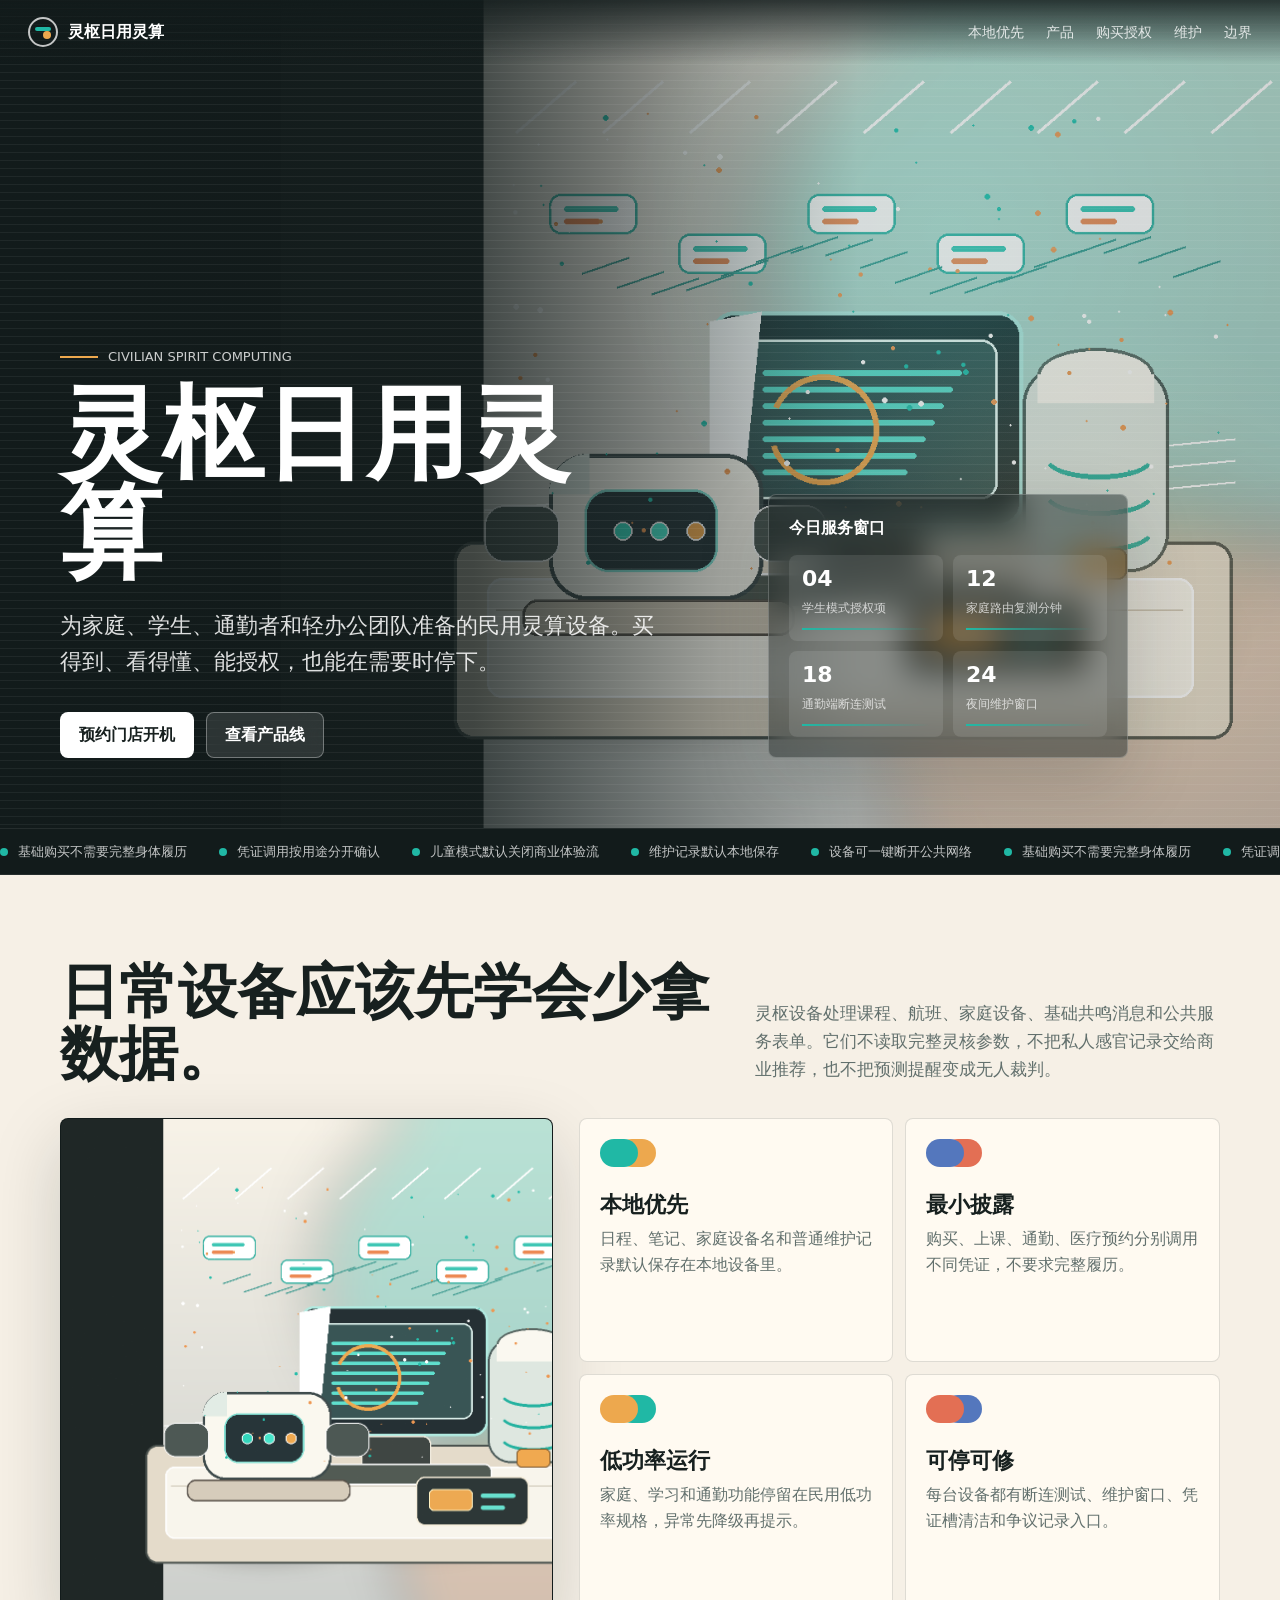
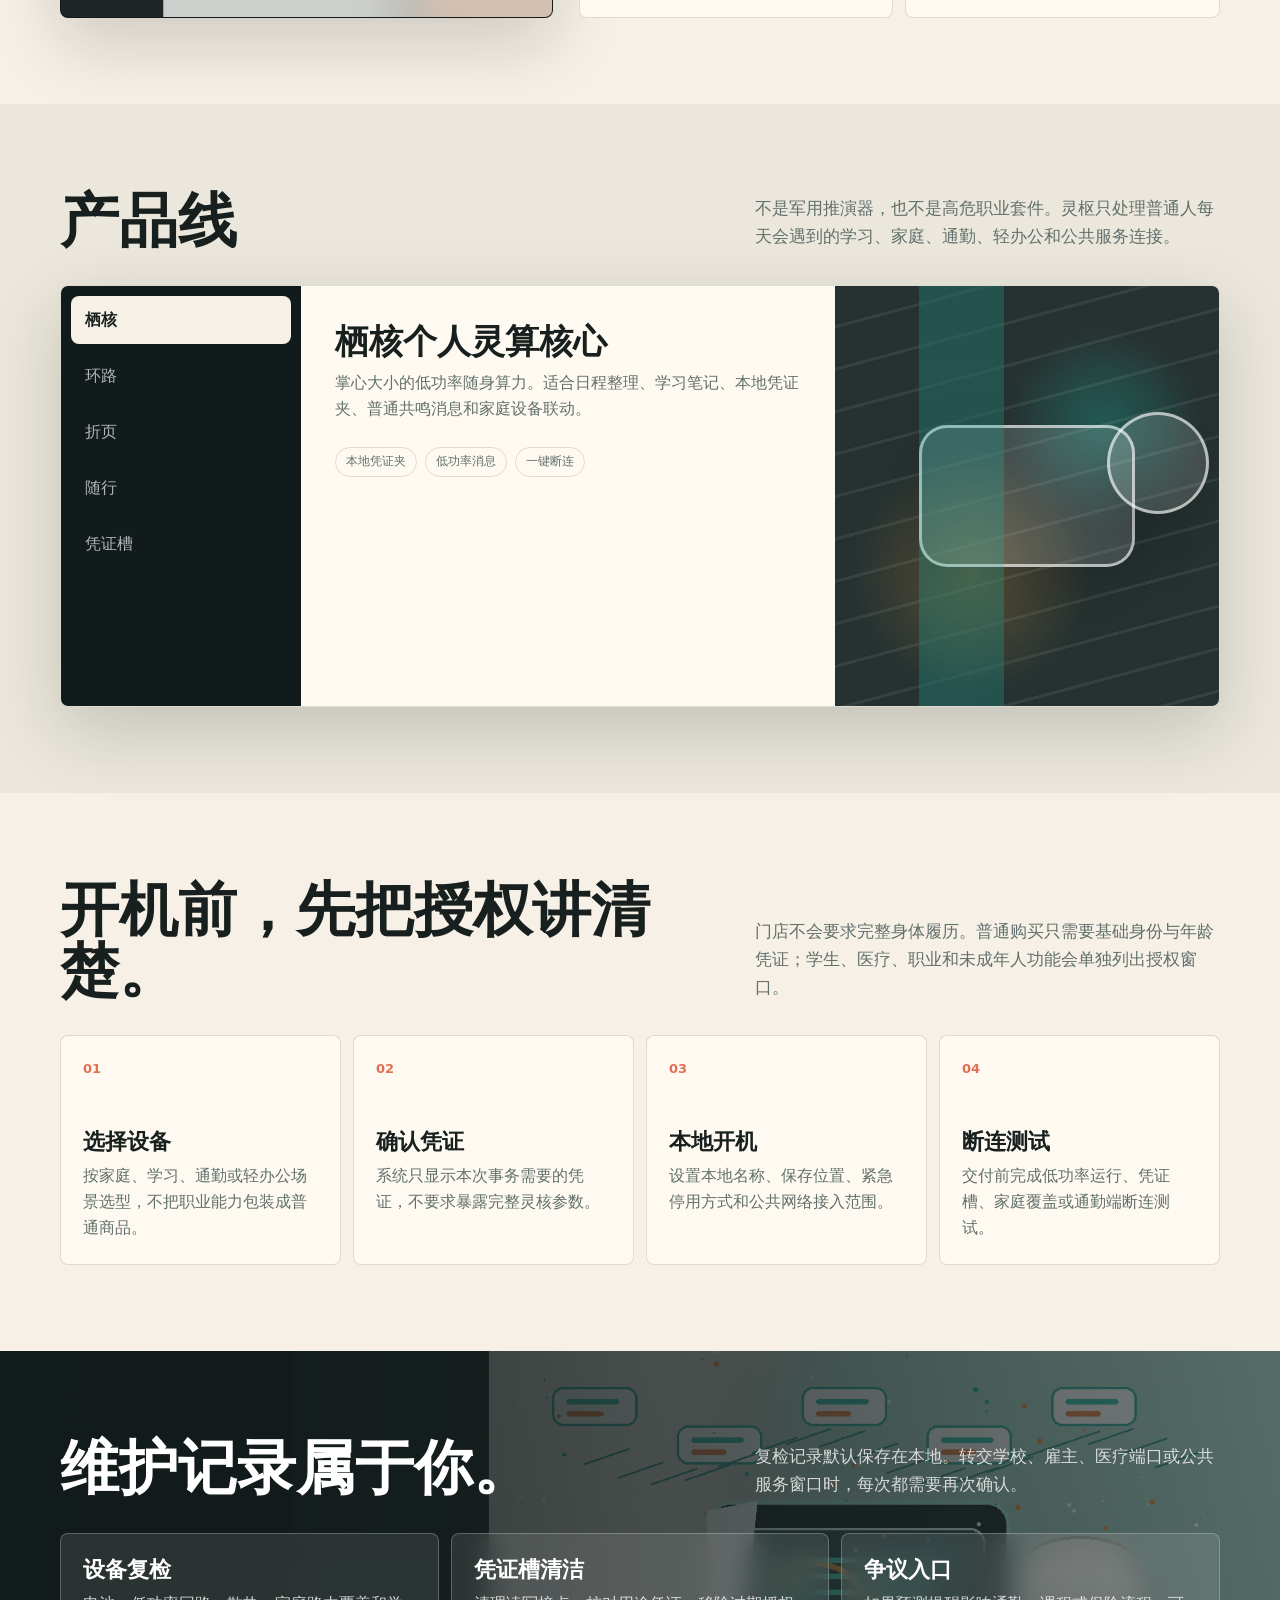
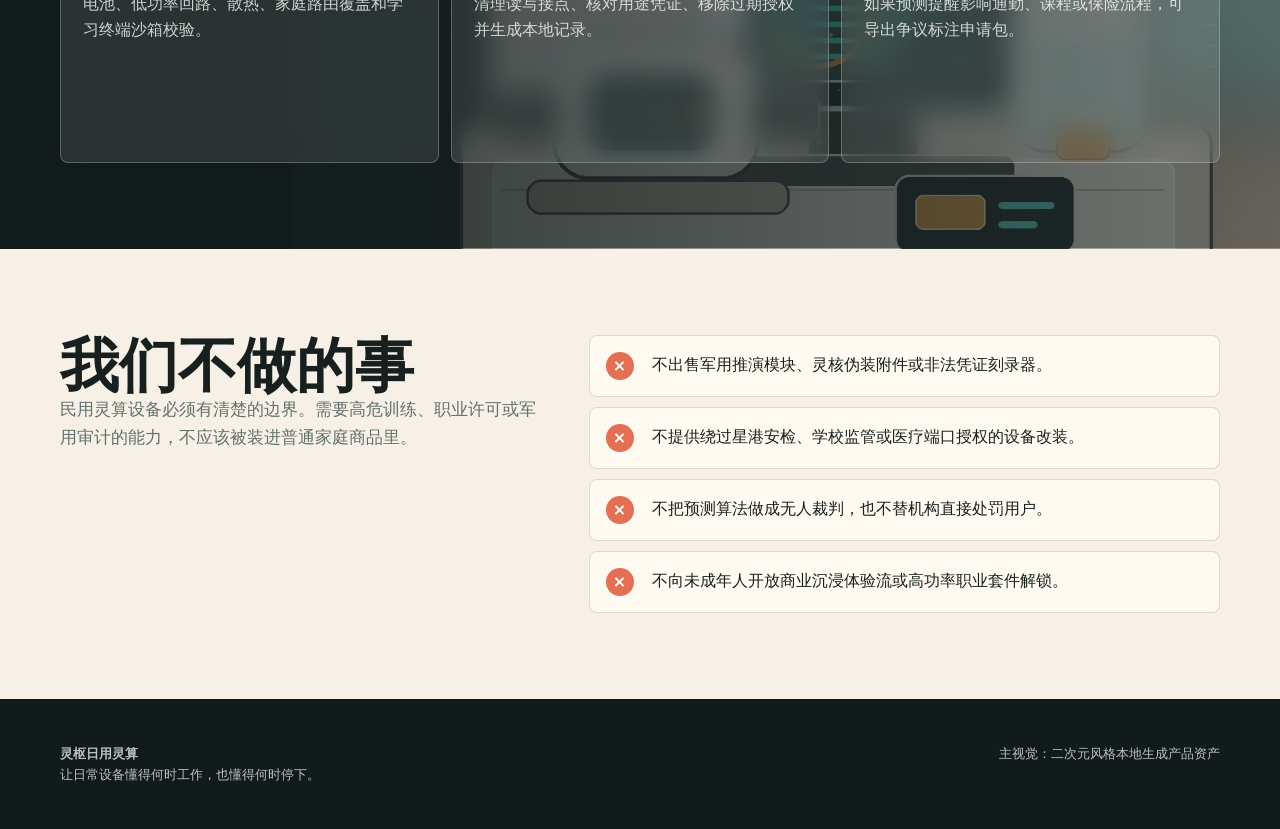
<file: 20_展示发布层/10_设定/组织/灵枢日用灵算官网.html>
<!doctype html>
<html lang="zh-CN">
<head>
  <meta charset="utf-8">
  <meta name="viewport" content="width=device-width, initial-scale=1">
  <title>灵枢日用灵算 | 民用灵算设备</title>
  <meta name="description" content="灵枢日用灵算是一家星海联邦 C 端民用灵算设备公司，提供个人灵算核心、家庭共鸣路由、学习终端、通勤辅助端和授权维护服务。">
  <style>
    :root {
      --ink: #17201f;
      --muted: #62706d;
      --paper: #f6f0e6;
      --panel: #fffaf1;
      --line: rgba(23, 32, 31, 0.14);
      --teal: #20b8a5;
      --amber: #eda84e;
      --coral: #e36f54;
      --blue: #5477bd;
      --dark: #121b1b;
      --radius: 8px;
      --shadow: 0 24px 70px rgba(18, 27, 27, 0.18);
    }

    * { box-sizing: border-box; }
    html { scroll-behavior: smooth; }
    body {
      margin: 0;
      color: var(--ink);
      background: var(--paper);
      font-family: "Microsoft YaHei", "Noto Sans SC", system-ui, sans-serif;
      line-height: 1.64;
    }
    a { color: inherit; text-decoration: none; }
    img { display: block; max-width: 100%; }

    .topbar {
      position: fixed;
      inset: 0 0 auto;
      z-index: 30;
      min-height: 64px;
      padding: 0 28px;
      display: flex;
      align-items: center;
      justify-content: space-between;
      color: #fff;
      background: linear-gradient(180deg, rgba(18, 27, 27, 0.84), rgba(18, 27, 27, 0));
    }
    .brand {
      display: inline-flex;
      align-items: center;
      gap: 10px;
      font-weight: 800;
      white-space: nowrap;
    }
    .mark {
      width: 30px;
      height: 30px;
      border-radius: 50%;
      border: 2px solid rgba(255,255,255,.75);
      position: relative;
    }
    .mark::before,
    .mark::after {
      content: "";
      position: absolute;
      border-radius: 999px;
      background: var(--teal);
    }
    .mark::before { width: 16px; height: 4px; left: 5px; top: 8px; }
    .mark::after { width: 8px; height: 8px; right: 5px; bottom: 6px; background: var(--amber); }
    nav {
      display: flex;
      gap: 22px;
      font-size: 14px;
      color: rgba(255,255,255,.82);
    }

    .hero {
      min-height: 92vh;
      position: relative;
      display: flex;
      align-items: flex-end;
      overflow: hidden;
      color: #fff;
      background:
        linear-gradient(90deg, rgba(18,27,27,.98), rgba(18,27,27,.78) 37%, rgba(18,27,27,.18) 67%),
        url("assets/灵枢日用灵算/lingshu-anime-hero.png");
      background-size: cover;
      background-position: center;
    }
    .hero::after {
      content: "";
      position: absolute;
      inset: 0;
      background:
        repeating-linear-gradient(180deg, rgba(255,255,255,.055) 0 1px, transparent 1px 8px),
        radial-gradient(circle at 74% 28%, rgba(32,184,165,.24), transparent 30%),
        radial-gradient(circle at 86% 74%, rgba(237,168,78,.20), transparent 24%);
      mix-blend-mode: screen;
      pointer-events: none;
    }
    .hero-inner {
      position: relative;
      z-index: 1;
      width: min(1160px, calc(100% - 44px));
      margin: 0 auto;
      padding: 118px 0 70px;
      display: grid;
      grid-template-columns: minmax(0, 660px) minmax(260px, 360px);
      gap: 48px;
      align-items: end;
    }
    .kicker {
      display: inline-flex;
      align-items: center;
      gap: 10px;
      margin-bottom: 18px;
      font-size: 13px;
      color: rgba(255,255,255,.78);
      text-transform: uppercase;
    }
    .kicker::before {
      content: "";
      width: 38px;
      height: 2px;
      background: var(--amber);
    }
    h1 {
      max-width: 8ch;
      margin: 0;
      font-size: clamp(54px, 8vw, 112px);
      line-height: .96;
      letter-spacing: 0;
    }
    .hero-copy {
      max-width: 610px;
      margin: 26px 0 0;
      color: rgba(255,255,255,.86);
      font-size: clamp(18px, 2vw, 22px);
    }
    .hero-actions {
      display: flex;
      flex-wrap: wrap;
      gap: 12px;
      margin-top: 32px;
    }
    .button {
      min-height: 46px;
      display: inline-flex;
      align-items: center;
      justify-content: center;
      padding: 0 18px;
      border-radius: var(--radius);
      border: 1px solid rgba(255,255,255,.34);
      background: rgba(255,255,255,.11);
      backdrop-filter: blur(12px);
      font-weight: 800;
    }
    .button.primary {
      border-color: transparent;
      background: #fff;
      color: var(--ink);
    }
    .status-panel {
      border-radius: var(--radius);
      border: 1px solid rgba(255,255,255,.22);
      background: rgba(18,27,27,.44);
      box-shadow: var(--shadow);
      backdrop-filter: blur(16px);
      padding: 20px;
    }
    .status-panel strong {
      display: block;
      margin-bottom: 14px;
      color: #fff;
    }
    .status-grid {
      display: grid;
      grid-template-columns: repeat(2, 1fr);
      gap: 10px;
    }
    .status {
      min-height: 86px;
      padding: 13px;
      border-radius: var(--radius);
      background: rgba(255,255,255,.10);
      position: relative;
      overflow: hidden;
    }
    .status::after {
      content: "";
      position: absolute;
      left: 13px;
      right: 13px;
      bottom: 11px;
      height: 2px;
      background: linear-gradient(90deg, var(--teal), transparent);
      animation: meter 4s ease-in-out infinite;
      transform-origin: left;
    }
    .status b { display: block; font-size: 22px; color: #fff; line-height: 1; }
    .status span { display: block; margin-top: 9px; color: rgba(255,255,255,.72); font-size: 12px; }

    .ticker {
      overflow: hidden;
      border-block: 1px solid rgba(255,255,255,.08);
      background: var(--dark);
      color: rgba(255,255,255,.75);
    }
    .ticker-track {
      width: max-content;
      display: flex;
      gap: 32px;
      padding: 12px 0;
      white-space: nowrap;
      animation: ticker 36s linear infinite;
    }
    .ticker span {
      display: inline-flex;
      align-items: center;
      gap: 10px;
      font-size: 13px;
    }
    .ticker span::before {
      content: "";
      width: 8px;
      height: 8px;
      border-radius: 50%;
      background: var(--teal);
    }

    .section { padding: 86px 0; }
    .section.alt { background: #ebe7dc; }
    .wrap {
      width: min(1160px, calc(100% - 44px));
      margin: 0 auto;
    }
    .section-head {
      display: grid;
      grid-template-columns: minmax(0, .95fr) minmax(280px, .68fr);
      gap: 46px;
      align-items: end;
      margin-bottom: 34px;
    }
    h2 {
      margin: 0;
      font-size: clamp(32px, 4.6vw, 62px);
      line-height: 1.04;
      letter-spacing: 0;
    }
    .lead {
      margin: 0;
      color: var(--muted);
      font-size: 17px;
    }
    .split {
      display: grid;
      grid-template-columns: minmax(260px, .86fr) minmax(0, 1.12fr);
      gap: 26px;
      align-items: stretch;
    }
    .feature-image {
      min-height: 500px;
      border-radius: var(--radius);
      overflow: hidden;
      box-shadow: var(--shadow);
      border: 1px solid var(--line);
      background: var(--dark);
    }
    .feature-image img {
      width: 100%;
      height: 100%;
      object-fit: cover;
      object-position: 66% center;
    }
    .principles {
      display: grid;
      grid-template-columns: repeat(2, 1fr);
      gap: 12px;
    }
    .principle,
    .product-copy,
    .step,
    .limit-item {
      border-radius: var(--radius);
      border: 1px solid var(--line);
      background: var(--panel);
    }
    .principle {
      min-height: 170px;
      padding: 20px;
    }
    .badge {
      width: 38px;
      height: 28px;
      margin-bottom: 24px;
      border-radius: 999px;
      background: var(--teal);
      box-shadow: 18px 0 0 var(--amber);
    }
    .principle:nth-child(2) .badge { background: var(--blue); box-shadow: 18px 0 0 var(--coral); }
    .principle:nth-child(3) .badge { background: var(--amber); box-shadow: 18px 0 0 var(--teal); }
    .principle:nth-child(4) .badge { background: var(--coral); box-shadow: 18px 0 0 var(--blue); }
    h3 {
      margin: 0 0 8px;
      font-size: 22px;
      line-height: 1.24;
    }
    p { margin: 0; }
    .muted { color: var(--muted); }

    .product-board {
      display: grid;
      grid-template-columns: 240px minmax(0, 1fr);
      border-radius: var(--radius);
      overflow: hidden;
      border: 1px solid var(--line);
      background: var(--panel);
      box-shadow: var(--shadow);
    }
    .tabs {
      display: flex;
      flex-direction: column;
      gap: 8px;
      padding: 10px;
      background: var(--dark);
    }
    .tabs button {
      min-height: 48px;
      border: 0;
      border-radius: var(--radius);
      background: transparent;
      color: rgba(255,255,255,.68);
      font: inherit;
      text-align: left;
      padding: 0 14px;
      cursor: pointer;
    }
    .tabs button[aria-selected="true"] {
      background: var(--paper);
      color: var(--ink);
      font-weight: 800;
    }
    .product-area {
      display: grid;
      grid-template-columns: minmax(0, 1fr) minmax(260px, .72fr);
      min-height: 420px;
    }
    .product-copy {
      border: 0;
      border-radius: 0;
      padding: 34px;
      background: transparent;
    }
    .product-copy h3 { font-size: 34px; }
    .chips {
      display: flex;
      flex-wrap: wrap;
      gap: 8px;
      margin-top: 24px;
    }
    .chip {
      display: inline-flex;
      align-items: center;
      min-height: 30px;
      padding: 0 10px;
      border-radius: 999px;
      border: 1px solid var(--line);
      color: var(--muted);
      font-size: 12px;
    }
    .device-visual {
      position: relative;
      min-height: 100%;
      overflow: hidden;
      background:
        radial-gradient(circle at 70% 34%, rgba(32,184,165,.34), transparent 26%),
        radial-gradient(circle at 36% 68%, rgba(237,168,78,.28), transparent 32%),
        #263231;
    }
    .device-visual::before,
    .device-visual::after {
      content: "";
      position: absolute;
      border-radius: 28px;
      border: 3px solid rgba(255,255,255,.62);
      background: rgba(255,255,255,.14);
      box-shadow: 0 24px 60px rgba(0,0,0,.18);
    }
    .device-visual::before {
      width: 210px;
      height: 136px;
      left: 50%;
      top: 50%;
      transform: translate(-50%, -50%);
    }
    .device-visual::after {
      width: 96px;
      height: 96px;
      left: calc(50% + 80px);
      top: calc(50% - 84px);
      border-radius: 50%;
    }
    .device-lines {
      position: absolute;
      inset: 0;
      background:
        linear-gradient(90deg, transparent 22%, rgba(32,184,165,.55) 22% 44%, transparent 44%),
        repeating-linear-gradient(165deg, transparent 0 38px, rgba(255,255,255,.16) 38px 41px);
      opacity: .45;
    }

    .steps {
      display: grid;
      grid-template-columns: repeat(4, 1fr);
      gap: 12px;
    }
    .step {
      min-height: 230px;
      padding: 22px;
    }
    .num {
      display: block;
      margin-bottom: 48px;
      color: var(--coral);
      font-size: 13px;
      font-weight: 800;
    }
    .service-band {
      color: #fff;
      background:
        linear-gradient(90deg, rgba(18,27,27,.94), rgba(18,27,27,.58)),
        url("assets/灵枢日用灵算/lingshu-anime-hero.png");
      background-size: cover;
      background-position: center;
    }
    .service-band .lead { color: rgba(255,255,255,.78); }
    .service-grid {
      display: grid;
      grid-template-columns: repeat(3, 1fr);
      gap: 12px;
      margin-top: 34px;
    }
    .service {
      min-height: 230px;
      padding: 22px;
      border-radius: var(--radius);
      border: 1px solid rgba(255,255,255,.24);
      background: rgba(255,255,255,.10);
      backdrop-filter: blur(14px);
    }
    .service p { color: rgba(255,255,255,.78); }

    .limits {
      display: grid;
      grid-template-columns: minmax(0, .78fr) minmax(0, 1fr);
      gap: 36px;
      align-items: start;
    }
    .limit-list {
      display: grid;
      gap: 10px;
    }
    .limit-item {
      display: grid;
      grid-template-columns: 34px minmax(0, 1fr);
      gap: 12px;
      padding: 16px;
      align-items: start;
    }
    .limit-item span {
      width: 28px;
      height: 28px;
      display: inline-flex;
      align-items: center;
      justify-content: center;
      border-radius: 50%;
      color: #fff;
      background: var(--coral);
      font-weight: 800;
      line-height: 1;
    }
    .footer {
      padding: 44px 0;
      background: var(--dark);
      color: rgba(255,255,255,.72);
      font-size: 13px;
    }
    .footer .wrap {
      display: flex;
      justify-content: space-between;
      gap: 26px;
      align-items: flex-start;
    }

    .reveal {
      opacity: 0;
      transform: translateY(22px);
      transition: opacity .7s ease, transform .7s ease;
    }
    .reveal.is-visible { opacity: 1; transform: translateY(0); }
    @keyframes meter {
      0%, 100% { transform: scaleX(.24); opacity: .48; }
      50% { transform: scaleX(1); opacity: 1; }
    }
    @keyframes ticker {
      from { transform: translateX(0); }
      to { transform: translateX(-50%); }
    }

    @media (max-width: 920px) {
      .topbar { padding: 0 18px; }
      nav { display: none; }
      .hero-inner,
      .section-head,
      .split,
      .limits { grid-template-columns: 1fr; }
      .hero-inner { padding-top: 96px; }
      .status-panel { max-width: 520px; }
      .principles,
      .steps,
      .service-grid,
      .product-board,
      .product-area { grid-template-columns: 1fr; }
      .tabs {
        flex-direction: row;
        overflow-x: auto;
      }
      .tabs button {
        min-width: 128px;
        text-align: center;
      }
      .device-visual { min-height: 280px; }
      .feature-image { min-height: 360px; }
      .footer .wrap { display: block; }
    }
    @media (max-width: 560px) {
      .hero { min-height: 88vh; background-position: 58% center; }
      .hero-inner,
      .wrap { width: min(100% - 28px, 1160px); }
      h1 { font-size: 48px; line-height: 1.04; }
      h2 { font-size: 30px; line-height: 1.14; }
      .section { padding: 64px 0; }
      .status-grid { grid-template-columns: 1fr; }
      .product-copy { padding: 24px; }
      .product-copy h3 { font-size: 28px; }
      .hero-actions .button { width: 100%; }
    }
  </style>
</head>
<body>
  <header class="topbar">
    <a class="brand" href="#top" aria-label="灵枢日用灵算首页">
      <span class="mark" aria-hidden="true"></span>
      <span>灵枢日用灵算</span>
    </a>
    <nav aria-label="页面导航">
      <a href="#promise">本地优先</a>
      <a href="#products">产品</a>
      <a href="#start">购买授权</a>
      <a href="#service">维护</a>
      <a href="#limits">边界</a>
    </nav>
  </header>

  <main id="top">
    <section class="hero" aria-label="灵枢日用灵算官方首页">
      <div class="hero-inner">
        <div>
          <span class="kicker">Civilian spirit computing</span>
          <h1>灵枢日用灵算</h1>
          <p class="hero-copy">为家庭、学生、通勤者和轻办公团队准备的民用灵算设备。买得到、看得懂、能授权，也能在需要时停下。</p>
          <div class="hero-actions">
            <a class="button primary" href="#start">预约门店开机</a>
            <a class="button" href="#products">查看产品线</a>
          </div>
        </div>
        <aside class="status-panel" aria-label="今日服务窗口">
          <strong>今日服务窗口</strong>
          <div class="status-grid">
            <div class="status"><b data-count="04">00</b><span>学生模式授权项</span></div>
            <div class="status"><b data-count="12">00</b><span>家庭路由复测分钟</span></div>
            <div class="status"><b data-count="18">00</b><span>通勤端断连测试</span></div>
            <div class="status"><b data-count="24">00</b><span>夜间维护窗口</span></div>
          </div>
        </aside>
      </div>
    </section>

    <section class="ticker" aria-label="服务提示">
      <div class="ticker-track">
        <span>基础购买不需要完整身体履历</span>
        <span>凭证调用按用途分开确认</span>
        <span>儿童模式默认关闭商业体验流</span>
        <span>维护记录默认本地保存</span>
        <span>设备可一键断开公共网络</span>
        <span>基础购买不需要完整身体履历</span>
        <span>凭证调用按用途分开确认</span>
        <span>儿童模式默认关闭商业体验流</span>
        <span>维护记录默认本地保存</span>
        <span>设备可一键断开公共网络</span>
      </div>
    </section>

    <section class="section reveal" id="promise">
      <div class="wrap">
        <div class="section-head">
          <h2>日常设备应该先学会少拿数据。</h2>
          <p class="lead">灵枢设备处理课程、航班、家庭设备、基础共鸣消息和公共服务表单。它们不读取完整灵核参数，不把私人感官记录交给商业推荐，也不把预测提醒变成无人裁判。</p>
        </div>
        <div class="split">
          <div class="feature-image">
            <img src="assets/灵枢日用灵算/lingshu-anime-hero.png" alt="二次元风格的灵枢民用灵算设备官网主视觉">
          </div>
          <div class="principles">
            <article class="principle reveal">
              <div class="badge" aria-hidden="true"></div>
              <h3>本地优先</h3>
              <p class="muted">日程、笔记、家庭设备名和普通维护记录默认保存在本地设备里。</p>
            </article>
            <article class="principle reveal">
              <div class="badge" aria-hidden="true"></div>
              <h3>最小披露</h3>
              <p class="muted">购买、上课、通勤、医疗预约分别调用不同凭证，不要求完整履历。</p>
            </article>
            <article class="principle reveal">
              <div class="badge" aria-hidden="true"></div>
              <h3>低功率运行</h3>
              <p class="muted">家庭、学习和通勤功能停留在民用低功率规格，异常先降级再提示。</p>
            </article>
            <article class="principle reveal">
              <div class="badge" aria-hidden="true"></div>
              <h3>可停可修</h3>
              <p class="muted">每台设备都有断连测试、维护窗口、凭证槽清洁和争议记录入口。</p>
            </article>
          </div>
        </div>
      </div>
    </section>

    <section class="section alt reveal" id="products">
      <div class="wrap">
        <div class="section-head">
          <h2>产品线</h2>
          <p class="lead">不是军用推演器，也不是高危职业套件。灵枢只处理普通人每天会遇到的学习、家庭、通勤、轻办公和公共服务连接。</p>
        </div>
        <div class="product-board">
          <div class="tabs" role="tablist" aria-label="产品系列">
            <button type="button" role="tab" aria-selected="true" data-product="core">栖核</button>
            <button type="button" role="tab" aria-selected="false" data-product="home">环路</button>
            <button type="button" role="tab" aria-selected="false" data-product="study">折页</button>
            <button type="button" role="tab" aria-selected="false" data-product="commute">随行</button>
            <button type="button" role="tab" aria-selected="false" data-product="service">凭证槽</button>
          </div>
          <div class="product-area">
            <article class="product-copy" id="productCopy">
              <h3>栖核个人灵算核心</h3>
              <p class="muted">掌心大小的低功率随身算力。适合日程整理、学习笔记、本地凭证夹、普通共鸣消息和家庭设备联动。</p>
              <div class="chips">
                <span class="chip">本地凭证夹</span>
                <span class="chip">低功率消息</span>
                <span class="chip">一键断连</span>
              </div>
            </article>
            <div class="device-visual" aria-hidden="true"><div class="device-lines"></div></div>
          </div>
        </div>
      </div>
    </section>

    <section class="section reveal" id="start">
      <div class="wrap">
        <div class="section-head">
          <h2>开机前，先把授权讲清楚。</h2>
          <p class="lead">门店不会要求完整身体履历。普通购买只需要基础身份与年龄凭证；学生、医疗、职业和未成年人功能会单独列出授权窗口。</p>
        </div>
        <div class="steps">
          <article class="step reveal">
            <span class="num">01</span>
            <h3>选择设备</h3>
            <p class="muted">按家庭、学习、通勤或轻办公场景选型，不把职业能力包装成普通商品。</p>
          </article>
          <article class="step reveal">
            <span class="num">02</span>
            <h3>确认凭证</h3>
            <p class="muted">系统只显示本次事务需要的凭证，不要求暴露完整灵核参数。</p>
          </article>
          <article class="step reveal">
            <span class="num">03</span>
            <h3>本地开机</h3>
            <p class="muted">设置本地名称、保存位置、紧急停用方式和公共网络接入范围。</p>
          </article>
          <article class="step reveal">
            <span class="num">04</span>
            <h3>断连测试</h3>
            <p class="muted">交付前完成低功率运行、凭证槽、家庭覆盖或通勤端断连测试。</p>
          </article>
        </div>
      </div>
    </section>

    <section class="section service-band reveal" id="service">
      <div class="wrap">
        <div class="section-head">
          <h2>维护记录属于你。</h2>
          <p class="lead">复检记录默认保存在本地。转交学校、雇主、医疗端口或公共服务窗口时，每次都需要再次确认。</p>
        </div>
        <div class="service-grid">
          <article class="service">
            <h3>设备复检</h3>
            <p>电池、低功率回路、散热、家庭路由覆盖和学习终端沙箱校验。</p>
          </article>
          <article class="service">
            <h3>凭证槽清洁</h3>
            <p>清理读写接点、核对用途凭证、移除过期授权并生成本地记录。</p>
          </article>
          <article class="service">
            <h3>争议入口</h3>
            <p>如果预测提醒影响通勤、课程或保险流程，可导出争议标注申请包。</p>
          </article>
        </div>
      </div>
    </section>

    <section class="section" id="limits">
      <div class="wrap limits">
        <div>
          <h2>我们不做的事</h2>
          <p class="lead">民用灵算设备必须有清楚的边界。需要高危训练、职业许可或军用审计的能力，不应该被装进普通家庭商品里。</p>
        </div>
        <div class="limit-list">
          <div class="limit-item"><span>×</span><div>不出售军用推演模块、灵核伪装附件或非法凭证刻录器。</div></div>
          <div class="limit-item"><span>×</span><div>不提供绕过星港安检、学校监管或医疗端口授权的设备改装。</div></div>
          <div class="limit-item"><span>×</span><div>不把预测算法做成无人裁判，也不替机构直接处罚用户。</div></div>
          <div class="limit-item"><span>×</span><div>不向未成年人开放商业沉浸体验流或高功率职业套件解锁。</div></div>
        </div>
      </div>
    </section>
  </main>

  <footer class="footer">
    <div class="wrap">
      <div>
        <strong>灵枢日用灵算</strong><br>
        让日常设备懂得何时工作，也懂得何时停下。
      </div>
      <div>主视觉：二次元风格本地生成产品资产</div>
    </div>
  </footer>

  <script>
    const products = {
      core: {
        title: "栖核个人灵算核心",
        text: "掌心大小的低功率随身算力。适合日程整理、学习笔记、本地凭证夹、普通共鸣消息和家庭设备联动。",
        chips: ["本地凭证夹", "低功率消息", "一键断连"]
      },
      home: {
        title: "环路家庭共鸣路由",
        text: "把家庭设备、基础教育终端、医疗预约入口和公共服务提醒放在一个可查看的本地面板里。儿童模式默认关闭商业体验流。",
        chips: ["家庭设备联动", "儿童模式", "公共服务提醒"]
      },
      study: {
        title: "折页学习终端",
        text: "支持低功率预演、课程沙箱和教师授权包。它不会提供教育灌注，也不会把职业能力伪装成一次性下载。",
        chips: ["课程沙箱", "教师授权包", "无教育灌注"]
      },
      commute: {
        title: "随行通勤辅助端",
        text: "挂在包带或衣物接口区的小型终端。处理路线提醒、星港排队、检疫凭证提示和设备断连提醒。",
        chips: ["星港排队", "检疫凭证提示", "断连提醒"]
      },
      service: {
        title: "维护与授权凭证槽",
        text: "用于门店开机、家庭路由复检、学生模式授权和过期凭证移除。每次转交记录都需要重新确认。",
        chips: ["用途凭证", "本地记录", "过期移除"]
      }
    };

    const tabs = document.querySelectorAll(".tabs button");
    const productCopy = document.querySelector("#productCopy");
    tabs.forEach((tab) => {
      tab.addEventListener("click", () => {
        tabs.forEach((item) => item.setAttribute("aria-selected", "false"));
        tab.setAttribute("aria-selected", "true");
        const next = products[tab.dataset.product];
        productCopy.innerHTML = `
          <h3>${next.title}</h3>
          <p class="muted">${next.text}</p>
          <div class="chips">${next.chips.map((chip) => `<span class="chip">${chip}</span>`).join("")}</div>
        `;
      });
    });

    const revealObserver = new IntersectionObserver((entries) => {
      entries.forEach((entry) => {
        if (entry.isIntersecting) {
          entry.target.classList.add("is-visible");
          revealObserver.unobserve(entry.target);
        }
      });
    }, { threshold: .16 });
    document.querySelectorAll(".reveal").forEach((item) => revealObserver.observe(item));

    const countObserver = new IntersectionObserver((entries) => {
      entries.forEach((entry) => {
        if (!entry.isIntersecting) return;
        const target = Number(entry.target.dataset.count || 0);
        let current = 0;
        const step = Math.max(1, Math.ceil(target / 24));
        const timer = setInterval(() => {
          current = Math.min(target, current + step);
          entry.target.textContent = String(current).padStart(2, "0");
          if (current >= target) clearInterval(timer);
        }, 42);
        countObserver.unobserve(entry.target);
      });
    }, { threshold: .9 });
    document.querySelectorAll("[data-count]").forEach((item) => countObserver.observe(item));
  </script>
</body>
</html>
</file>
<file: 00_项目管理/设定工作台/星海疆域生成器/styles.css>
:root {
  color-scheme: light;
  --page: #f4f6f4;
  --panel: #ffffff;
  --panel-soft: #eef2ef;
  --ink: #202526;
  --muted: #667072;
  --line: #cfd8d5;
  --canvas: #111615;
  --canvas-2: #1a1f1c;
  --accent: #1d806b;
  --accent-2: #c26b37;
  --danger: #b34c62;
  --fed: #2f73bd;
  --ring: #3d9b6c;
  --abyss: #a94772;
  --compact: #d09034;
  --neutral: #8b9495;
  font-family:
    "Microsoft YaHei UI",
    "Microsoft YaHei",
    "PingFang SC",
    "Noto Sans SC",
    Arial,
    sans-serif;
}

* {
  box-sizing: border-box;
}

body {
  margin: 0;
  min-height: 100vh;
  background:
    linear-gradient(90deg, rgba(32, 37, 38, 0.04) 1px, transparent 1px),
    linear-gradient(0deg, rgba(32, 37, 38, 0.04) 1px, transparent 1px),
    var(--page);
  background-size: 24px 24px;
  color: var(--ink);
}

button,
input,
select {
  font: inherit;
}

button {
  min-height: 38px;
  border: 1px solid #b9c7c2;
  border-radius: 6px;
  background: #f9fbfa;
  color: var(--ink);
  cursor: pointer;
  transition:
    border-color 140ms ease,
    background 140ms ease,
    transform 140ms ease;
}

button:hover {
  border-color: var(--accent);
  background: #eef6f2;
}

button:active {
  transform: translateY(1px);
}

button.primary {
  border-color: #176a59;
  background: var(--accent);
  color: #ffffff;
  font-weight: 700;
}

button.primary:hover {
  background: #176f5e;
}

input,
select {
  width: 100%;
  min-height: 36px;
  border: 1px solid #bfcbc7;
  border-radius: 6px;
  background: #ffffff;
  color: var(--ink);
  padding: 6px 8px;
}

input[type="range"] {
  padding: 0;
  accent-color: var(--accent);
}

.app {
  display: grid;
  grid-template-columns: minmax(0, 1fr) 380px;
  gap: 14px;
  width: 100%;
  min-height: 100vh;
  padding: 14px;
}

.map-shell,
.control-panel {
  min-width: 0;
}

.map-shell {
  display: grid;
  grid-template-rows: auto minmax(360px, 1fr) auto;
  overflow: hidden;
  border: 1px solid var(--line);
  border-radius: 8px;
  background: var(--panel);
}

.topbar {
  display: flex;
  align-items: center;
  justify-content: space-between;
  gap: 16px;
  min-height: 74px;
  padding: 14px 18px;
  border-bottom: 1px solid var(--line);
}

.eyebrow {
  margin: 0 0 3px;
  color: var(--muted);
  font-size: 12px;
}

h1,
h2 {
  margin: 0;
  letter-spacing: 0;
}

h1 {
  font-size: 22px;
}

h2 {
  margin-bottom: 10px;
  font-size: 15px;
}

.run-readout {
  display: flex;
  align-items: center;
  gap: 10px;
  white-space: nowrap;
  color: var(--muted);
}

.run-readout strong {
  min-width: 78px;
  border: 1px solid #b9c7c2;
  border-radius: 6px;
  padding: 6px 9px;
  background: #f7faf8;
  color: var(--ink);
  text-align: center;
}

.canvas-wrap {
  position: relative;
  min-height: 0;
  background:
    radial-gradient(circle at 25% 30%, rgba(47, 115, 189, 0.18), transparent 28%),
    radial-gradient(circle at 76% 70%, rgba(194, 107, 55, 0.13), transparent 26%),
    var(--canvas);
}

canvas {
  display: block;
  width: 100%;
  height: 100%;
}

.tooltip {
  position: absolute;
  z-index: 5;
  max-width: 260px;
  border: 1px solid rgba(238, 244, 240, 0.24);
  border-radius: 8px;
  padding: 10px 12px;
  background: rgba(14, 18, 17, 0.92);
  color: #f2f6f4;
  box-shadow: 0 16px 32px rgba(0, 0, 0, 0.35);
  font-size: 12px;
  line-height: 1.55;
  pointer-events: none;
}

.tooltip strong {
  display: block;
  margin-bottom: 4px;
  font-size: 13px;
}

.timeline {
  display: grid;
  grid-template-columns: minmax(180px, 1fr) 120px minmax(280px, auto);
  gap: 12px;
  align-items: center;
  padding: 12px 14px;
  border-top: 1px solid var(--line);
  background: #fafcfb;
}

.timeline label,
.panel label {
  display: grid;
  gap: 5px;
}

.timeline span,
.panel label span {
  color: var(--muted);
  font-size: 12px;
}

.summary-stats {
  display: flex;
  flex-wrap: wrap;
  justify-content: flex-end;
  gap: 6px;
  min-width: 0;
}

.stat-pill {
  border: 1px solid #d2ddda;
  border-radius: 999px;
  padding: 4px 8px;
  background: #ffffff;
  color: var(--ink);
  font-size: 12px;
  white-space: nowrap;
}

.control-panel {
  display: grid;
  align-content: start;
  gap: 12px;
  max-height: calc(100vh - 28px);
  overflow: auto;
  padding-right: 3px;
}

.panel {
  border: 1px solid var(--line);
  border-radius: 8px;
  background: rgba(255, 255, 255, 0.94);
  padding: 12px;
}

.input-grid {
  display: grid;
  grid-template-columns: repeat(2, minmax(0, 1fr));
  gap: 10px;
  margin-top: 10px;
}

.button-row {
  display: grid;
  grid-template-columns: repeat(2, minmax(0, 1fr));
  gap: 10px;
  margin-top: 10px;
}

.civilization-params {
  display: grid;
  gap: 10px;
}

.civ-card {
  margin: 0;
  border: 1px solid #d2ddda;
  border-left: 4px solid var(--neutral);
  border-radius: 8px;
  padding: 10px;
  background: #fbfdfc;
}

.civ-card legend {
  padding: 0 6px;
  font-size: 13px;
  font-weight: 700;
  color: var(--ink);
}

.civ-card .input-grid {
  margin-top: 2px;
}

.civ-card.federation {
  border-left-color: var(--fed);
}

.civ-card.ring {
  border-left-color: var(--ring);
}

.civ-card.abyss {
  border-left-color: var(--abyss);
}

.civ-card.compact {
  border-left-color: var(--compact);
}

.legend-grid {
  display: grid;
  grid-template-columns: repeat(2, minmax(0, 1fr));
  gap: 8px 10px;
  color: var(--muted);
  font-size: 12px;
}

.legend-grid span {
  display: inline-flex;
  align-items: center;
  gap: 7px;
  min-width: 0;
}

.swatch,
.marker {
  display: inline-block;
  width: 12px;
  height: 12px;
  flex: 0 0 auto;
}

.swatch {
  border-radius: 50%;
}

.swatch.federation {
  background: var(--fed);
}

.swatch.ring {
  background: var(--ring);
}

.swatch.abyss {
  background: var(--abyss);
}

.swatch.compact {
  background: var(--compact);
}

.line {
  display: inline-block;
  width: 18px;
  height: 0;
  flex: 0 0 auto;
  border-top: 3px solid;
}

.line.current {
  border-color: #58b998;
}

.line.deep {
  border-color: #c76855;
}

.marker.gate {
  border: 2px solid #f2d15e;
}

.marker.relic {
  width: 13px;
  height: 13px;
  border: 2px solid #e7eef0;
  transform: rotate(45deg);
}

@media (max-width: 1040px) {
  .app {
    grid-template-columns: 1fr;
  }

  .control-panel {
    max-height: none;
    padding-right: 0;
  }

  .map-shell {
    min-height: 70vh;
  }
}

@media (max-width: 720px) {
  .app {
    padding: 8px;
  }

  .topbar,
  .timeline {
    grid-template-columns: 1fr;
  }

  .topbar {
    align-items: flex-start;
    flex-direction: column;
  }

  .timeline {
    display: grid;
  }

  .summary-stats {
    justify-content: flex-start;
  }

  .input-grid,
  .button-row,
  .legend-grid {
    grid-template-columns: 1fr;
  }
}
</file>
